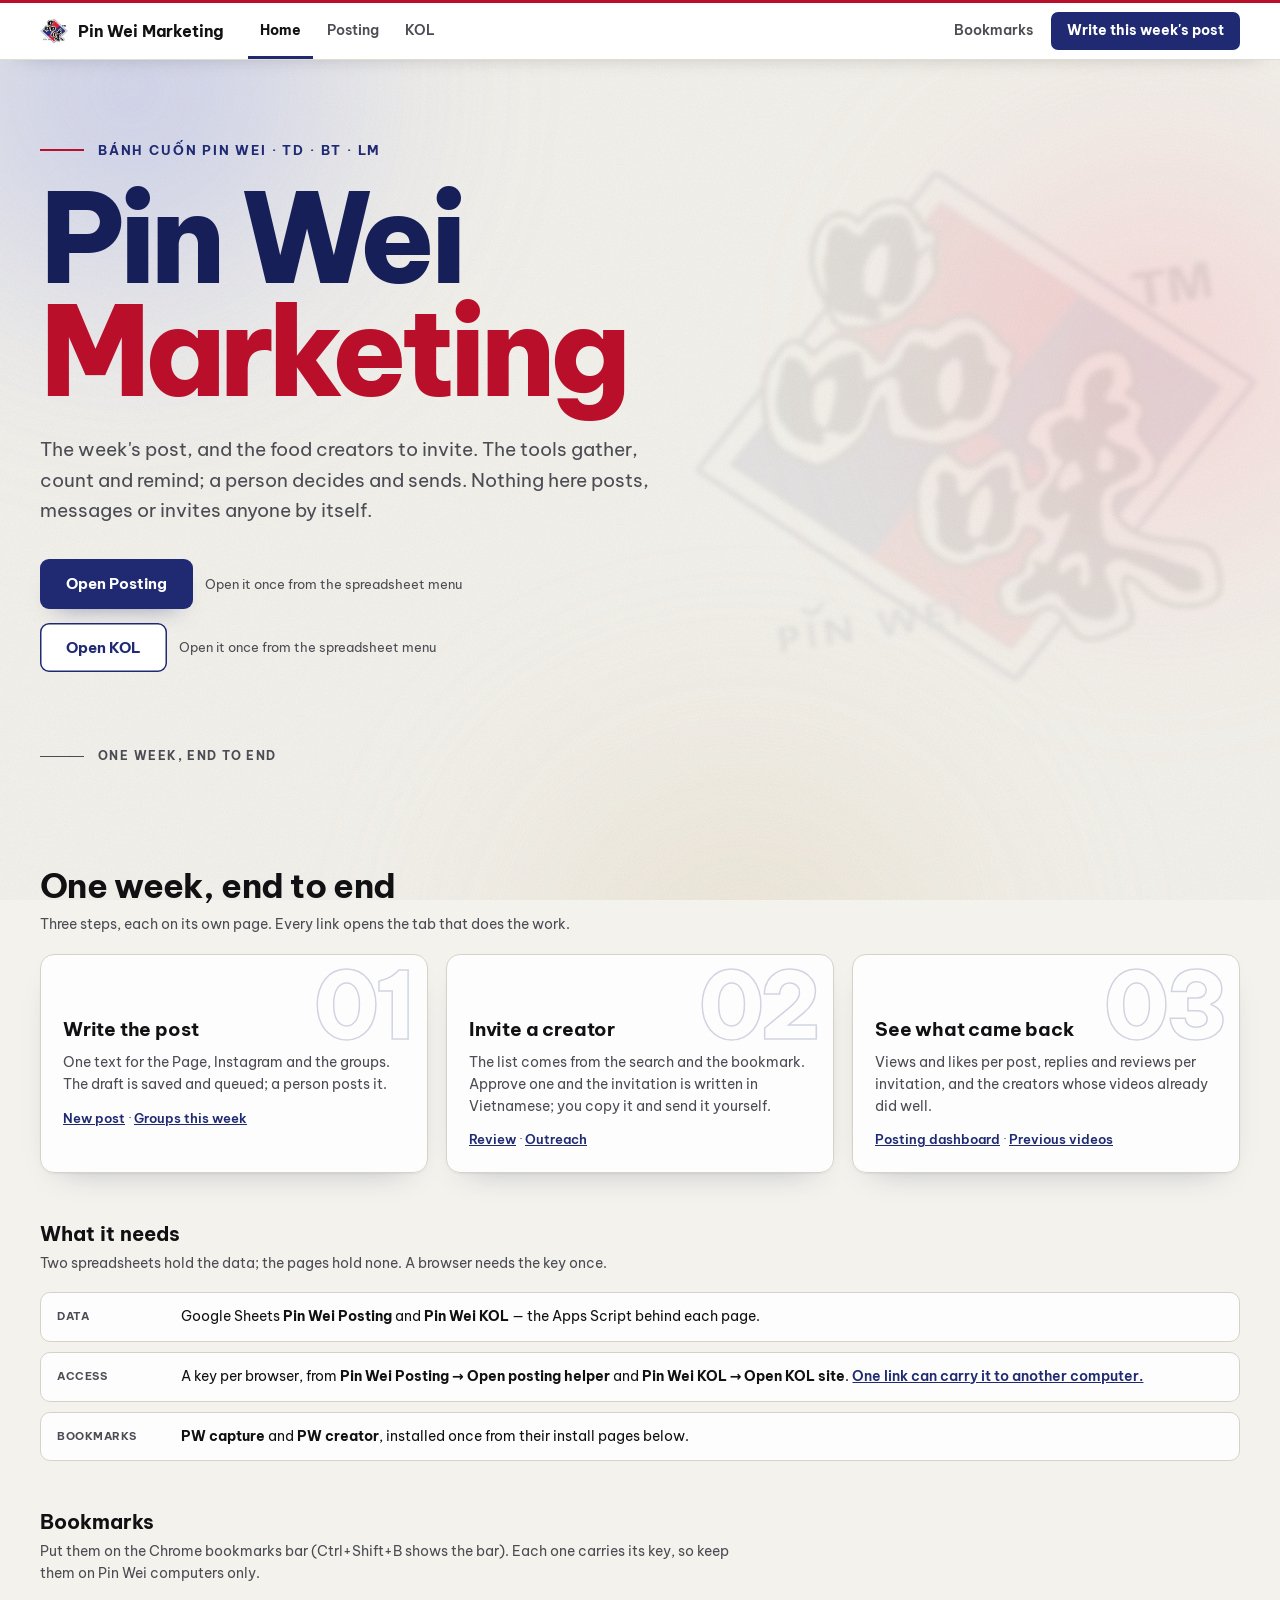
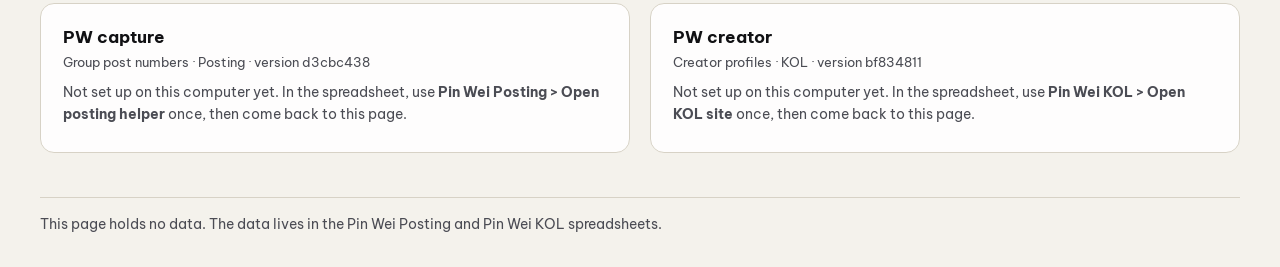
<file: index.html>
<!doctype html>
<html lang="en">
<head>
<meta charset="utf-8">
<meta name="viewport" content="width=device-width, initial-scale=1">
<meta name="robots" content="noindex">
<title>Pin Wei Marketing</title>
<link rel="preconnect" href="https://fonts.googleapis.com">
<link rel="preconnect" href="https://fonts.gstatic.com" crossorigin>
<link href="https://fonts.googleapis.com/css2?family=Be+Vietnam+Pro:wght@400;500;600;700;800&display=swap" rel="stylesheet">
<link rel="stylesheet" href="hub.css?v=3">
<link rel="stylesheet" href="nav.css?v=3">
</head>
<body>
<div class="glow" aria-hidden="true"><span class="g1"></span><span class="g2"></span><span class="g3"></span></div>
<div class="grain" aria-hidden="true"></div>
<a class="skip" href="#content">Skip to content</a>
<header class="pwbar">
  <div class="wrap pwbar-in">
    <a class="wordmark" href="./"><img src="pinwei-mark.jpg" alt="" width="28" height="28"><span>Pin Wei Marketing</span></a>
    <button type="button" class="menubtn" aria-expanded="false" aria-controls="pwmenu">Menu</button>
    <div class="pwmenu" id="pwmenu">
      <nav class="sitenav" aria-label="Pin Wei Marketing"><a href="./" aria-current="page">Home</a><a href="posting/">Posting</a><a href="kol/">KOL</a></nav>
      <div class="pwacts"><a class="quiet" href="#bookmarks">Bookmarks</a><a class="pwcta" href="posting/#compose">Write this week's post</a></div>
    </div>
  </div>
</header>
<main class="wrap" id="content" tabindex="-1">
  <!-- What this is and the one thing it is for. The Pin Wei mark sits behind the title, faint and still. -->
  <section class="hero" id="hero">
    <div class="hero-mark" aria-hidden="true"><img src="pinwei-logo.png" alt=""></div>
    <div class="hero-copy">
      <p class="eyebrow"><span class="rule" aria-hidden="true"></span>Bánh cuốn Pin Wei · TD · BT · LM</p>
      <h1><span class="l1">Pin Wei</span> <span class="l2">Marketing</span></h1>
      <p class="lead">The week's post, and the food creators to invite. The tools gather, count and remind; a person decides and
        sends. Nothing here posts, messages or invites anyone by itself.</p>
      <div class="cta">
        <div class="go"><a class="open" href="posting/">Open Posting</a><span class="state" id="state-posting"></span></div>
        <div class="go"><a class="open alt" href="kol/">Open KOL</a><span class="state" id="state-kol"></span></div>
      </div>
    </div>
    <a class="scrollcue" href="#week">One week, end to end</a>
  </section>

  <p class="notice" id="notice" hidden></p>

  <!-- The task, in three steps: a short input-to-output example with the real destinations. -->
  <section class="flow" id="week">
    <div class="head">
      <h2>One week, end to end</h2>
      <p class="muted">Three steps, each on its own page. Every link opens the tab that does the work.</p>
    </div>
    <ol class="steps">
      <li class="step">
        <span class="n" aria-hidden="true">01</span>
        <h3>Write the post</h3>
        <p>One text for the Page, Instagram and the groups. The draft is saved and queued; a person posts it.</p>
        <p class="where"><a href="posting/#compose">New post</a> · <a href="posting/#week">Groups this week</a></p>
      </li>
      <li class="step">
        <span class="n" aria-hidden="true">02</span>
        <h3>Invite a creator</h3>
        <p>The list comes from the search and the bookmark. Approve one and the invitation is written in Vietnamese; you copy
          it and send it yourself.</p>
        <p class="where"><a href="kol/#review">Review</a> · <a href="kol/#outreach">Outreach</a></p>
      </li>
      <li class="step">
        <span class="n" aria-hidden="true">03</span>
        <h3>See what came back</h3>
        <p>Views and likes per post, replies and reviews per invitation, and the creators whose videos already did well.</p>
        <p class="where"><a href="posting/#dash">Posting dashboard</a> · <a href="kol/#pinwei">Previous videos</a></p>
      </li>
    </ol>
  </section>

  <section class="setup">
    <div class="head">
      <h2>What it needs</h2>
      <p class="muted">Two spreadsheets hold the data; the pages hold none. A browser needs the key once.</p>
    </div>
    <dl class="reqs">
      <div><dt>Data</dt><dd>Google Sheets <b>Pin Wei Posting</b> and <b>Pin Wei KOL</b> — the Apps Script behind each page.</dd></div>
      <div><dt>Access</dt><dd>A key per browser, from <b>Pin Wei Posting → Open posting helper</b> and <b>Pin Wei KOL → Open KOL site</b>.
        <a href="#share">One link can carry it to another computer.</a></dd></div>
      <div><dt>Bookmarks</dt><dd><b>PW capture</b> and <b>PW creator</b>, installed once from their install pages below.</dd></div>
    </dl>
  </section>

  <section class="marks" id="bookmarks">
    <div class="head">
      <h2>Bookmarks</h2>
      <p class="muted">Put them on the Chrome bookmarks bar (Ctrl+Shift+B shows the bar). Each one carries its key, so keep them on Pin Wei computers only.</p>
    </div>
    <div class="grid">
      <article class="mark-card" id="bm-posting"><p class="muted">Loading…</p></article>
      <article class="mark-card" id="bm-kol"><p class="muted">Loading…</p></article>
    </div>
  </section>

  <section class="share" id="share" hidden>
    <div class="head">
      <h2>Share access</h2>
      <p class="muted">One link that opens Posting and KOL on another computer, without the spreadsheets. Whoever opens it can do everything you can, so send it to one person, privately (not in a group chat).</p>
    </div>
    <div class="share-card">
      <div class="row"><button type="button" id="share-copy">Copy access link</button><span class="muted" id="share-note"></span></div>
      <p class="muted" id="share-what"></p>
      <p class="muted">The other person opens the link once; their browser then remembers it. To take access back from everyone, change <code>WEBAPP_TOKEN</code> in that spreadsheet's Script Properties.</p>
    </div>
  </section>

  <footer class="end muted">This page holds no data. The data lives in the Pin Wei Posting and Pin Wei KOL spreadsheets.</footer>
</main>
<script src="hub.js"></script>
<!-- the bar's behaviour (Menu drawer) comes from the Posting site's helpers, one copy for all three sites -->
<script src="posting/common.js"></script>
<script>PW.navbar();</script>
</body>
</html>
</file>
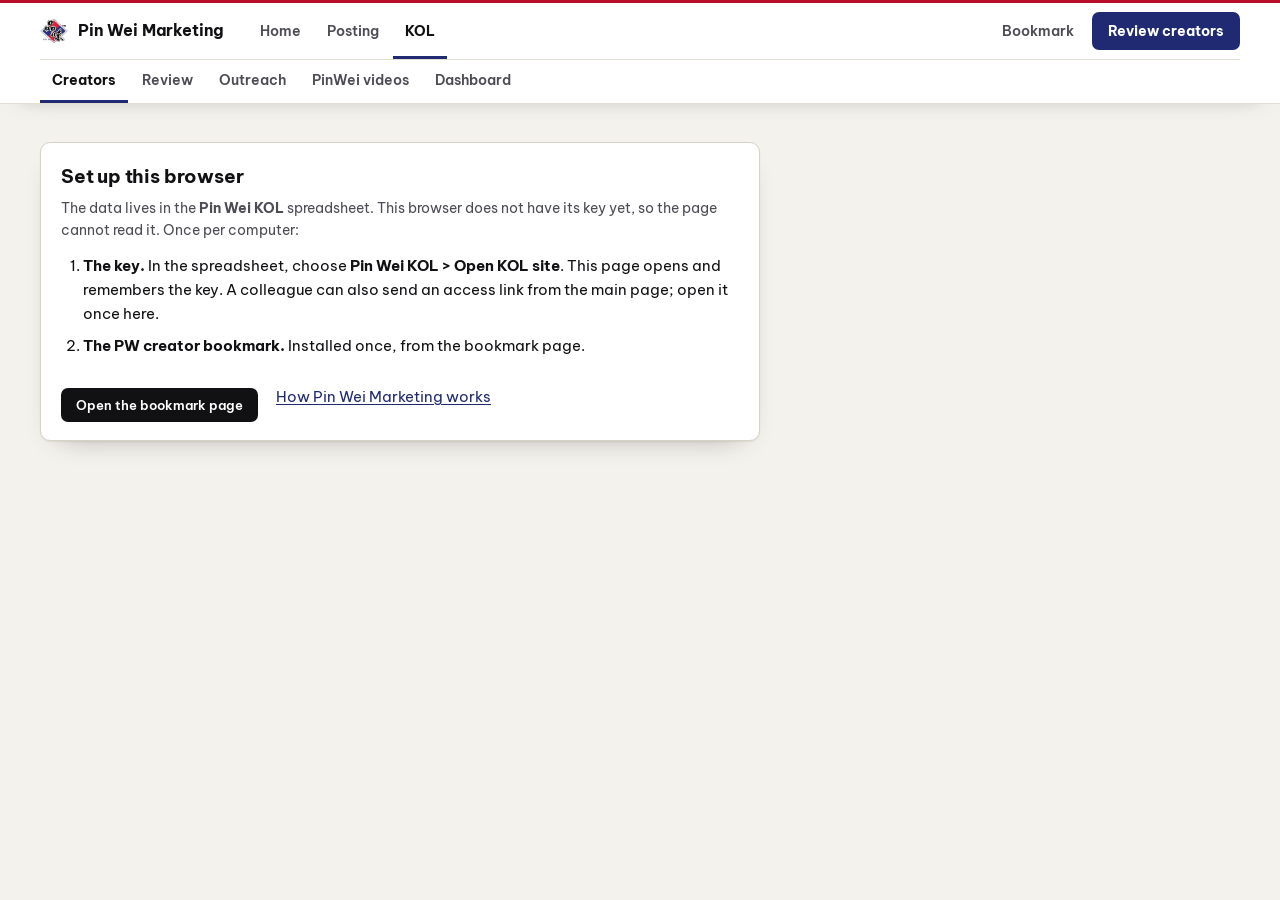
<file: kol/index.html>
<!doctype html>
<html lang="en">
<head>
<meta charset="utf-8">
<meta name="viewport" content="width=device-width, initial-scale=1">
<meta name="robots" content="noindex">
<title>Pin Wei · KOL</title>
<link rel="preconnect" href="https://fonts.googleapis.com">
<link href="https://fonts.googleapis.com/css2?family=Be+Vietnam+Pro:wght@400;600;700&display=swap" rel="stylesheet">
<link rel="stylesheet" href="app.css?v=3">
</head>
<body>
<a class="skip" href="#content">Skip to content</a>
<header class="pwbar">
  <div class="wrap pwbar-in">
    <a class="wordmark" href="../"><img src="pinwei-mark.jpg" alt="" width="28" height="28"><span>Pin Wei Marketing</span></a>
    <button type="button" class="menubtn" aria-expanded="false" aria-controls="pwmenu">Menu</button>
    <div class="pwmenu" id="pwmenu">
      <nav class="sitenav" aria-label="Pin Wei Marketing"><a href="../">Home</a><a href="../posting/">Posting</a><a href="./" aria-current="page">KOL</a></nav>
      <nav class="tabs" id="tabs" aria-label="KOL sections"><a href="#creators">Creators</a><a href="#review">Review</a><a href="#outreach">Outreach</a><a href="#pinwei">PinWei videos</a><a href="#dashboard">Dashboard</a></nav>
      <div class="pwacts"><a class="quiet" href="install.html">Bookmark</a><a class="pwcta" href="#review">Review creators</a></div>
    </div>
  </div>
</header>
<main class="wrap xwide" id="content" tabindex="-1">
<p class="stale" id="stale" hidden></p>
<div class="kgrid"><div id="main"><p class="muted">Loading…</p></div><aside id="aipanel" class="aipanel"></aside></div>
</main>
<script src="config.js"></script>
<script src="common.js"></script>
<script>if (window.PW && PW.tabMenu) PW.tabMenu();</script>
<script src="kol.js"></script>
<script src="review.js"></script>
<script src="pinwei.js"></script>
<script src="dashboard.js"></script>
</body>
</html>
</file>
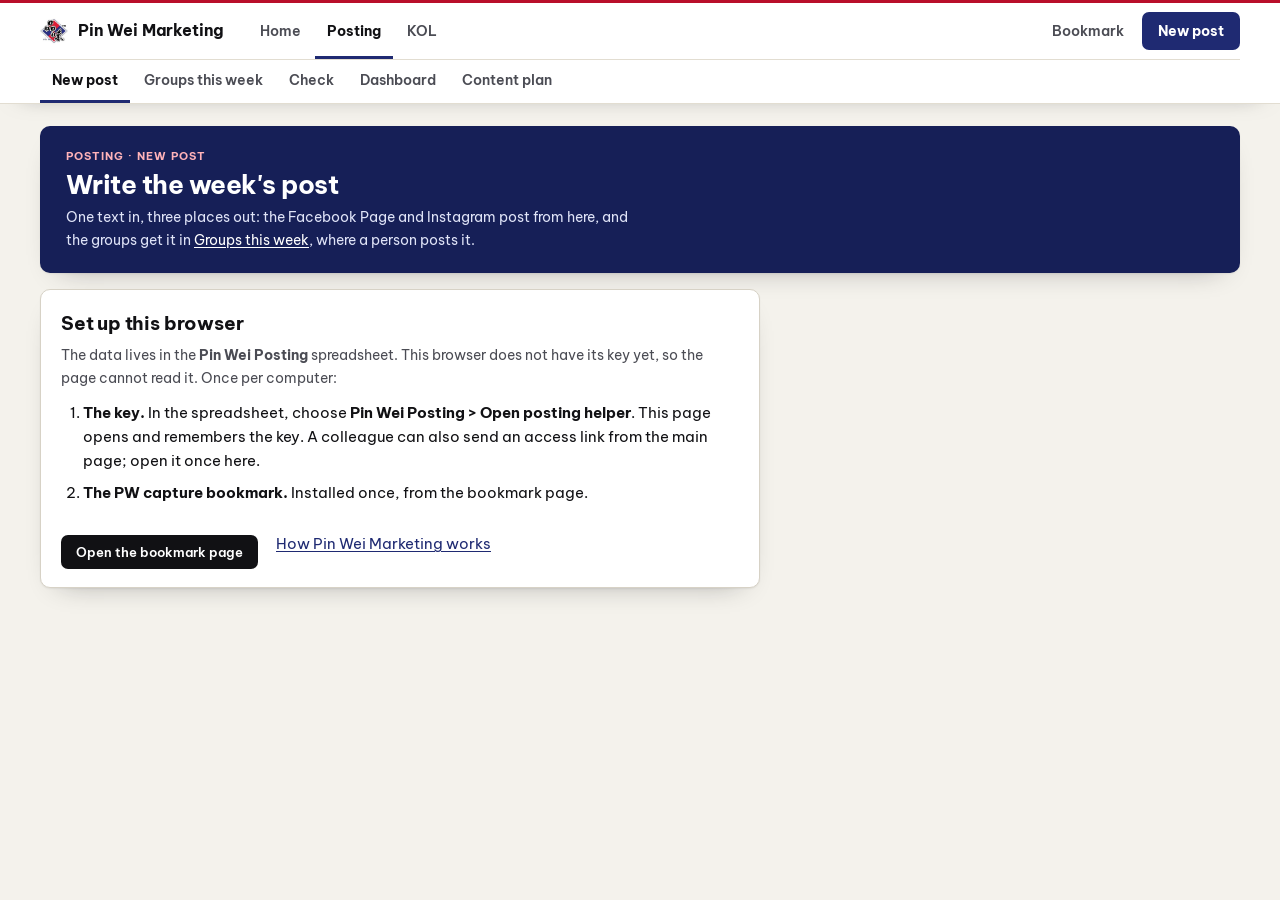
<file: posting/index.html>
<!doctype html>
<html lang="en">
<head>
<meta charset="utf-8">
<meta name="viewport" content="width=device-width, initial-scale=1">
<meta name="robots" content="noindex">
<title>Pin Wei · Posting helper</title>
<link rel="preconnect" href="https://fonts.googleapis.com">
<link href="https://fonts.googleapis.com/css2?family=Be+Vietnam+Pro:wght@400;600;700&display=swap" rel="stylesheet">
<link rel="stylesheet" href="app.css?v=3">
</head>
<body>
<a class="skip" href="#content">Skip to content</a>
<header class="pwbar">
  <div class="wrap pwbar-in">
    <a class="wordmark" href="../"><img src="pinwei-mark.jpg" alt="" width="28" height="28"><span>Pin Wei Marketing</span></a>
    <button type="button" class="menubtn" aria-expanded="false" aria-controls="pwmenu">Menu</button>
    <div class="pwmenu" id="pwmenu">
      <nav class="sitenav" aria-label="Pin Wei Marketing"><a href="../">Home</a><a href="./" aria-current="page">Posting</a><a href="../kol/">KOL</a></nav>
      <nav class="tabs" id="tabs" aria-label="Posting sections">
        <a href="#compose" data-tab="compose">New post</a>
        <a href="#week" data-tab="week">Groups this week</a>
        <a href="#check" data-tab="check">Check</a>
        <a href="#dash" data-tab="dash">Dashboard</a>
        <a href="#plan" data-tab="plan">Content plan</a>
      </nav>
      <div class="pwacts"><a class="quiet" href="install.html">Bookmark</a><a class="pwcta" href="#compose">New post</a></div>
    </div>
  </div>
</header>
<main class="wrap wide" id="content" tabindex="-1">
  <div id="pagehead"></div>
  <p class="stale" id="stale" hidden></p>
  <div id="error"></div>
  <section id="t-compose" class="tab-body"><p class="muted">Loading…</p></section>
  <section id="t-week" class="tab-body" hidden></section>
  <section id="t-check" class="tab-body" hidden>
    <div class="subswitch" role="group" aria-label="Which day to check">
      <button type="button" class="subtab on" data-day="d1" aria-pressed="true">D+1</button>
      <button type="button" class="subtab" data-day="d3" aria-pressed="false">D+3</button>
    </div>
    <div id="t-d1" class="subbody"></div>
    <div id="t-d3" class="subbody" hidden></div>
  </section>
  <section id="t-dash" class="tab-body" hidden></section>
  <section id="t-plan" class="tab-body" hidden></section>
  <footer class="foot" id="foot"></footer>
</main>
<script src="config.js"></script>
<script src="common.js"></script>
<script src="helper.js"></script>
<script src="dashboard.js"></script>
<script src="ai.js"></script>
</body>
</html>
</file>
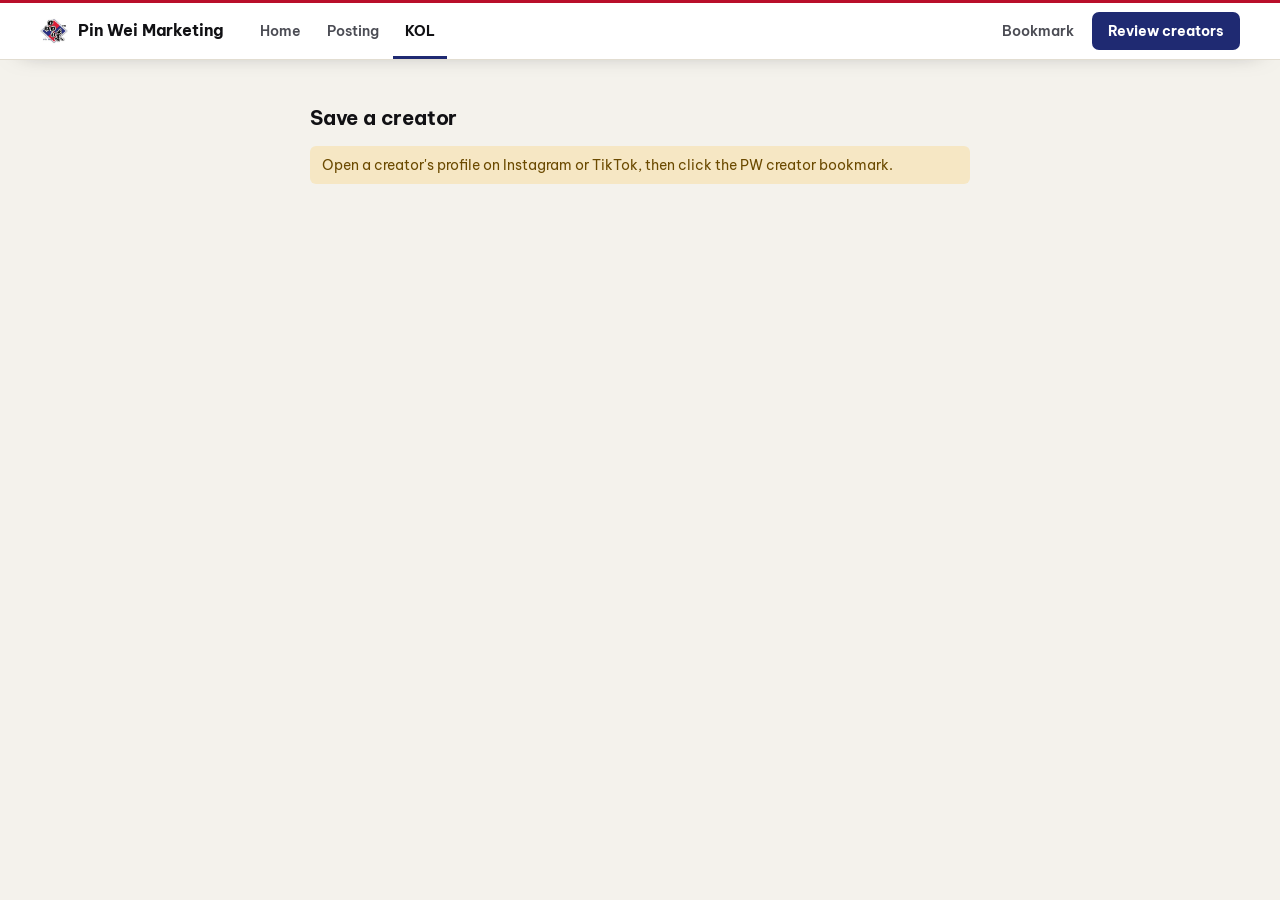
<file: kol/creator.html>
<!doctype html>
<html lang="en">
<head>
<meta charset="utf-8">
<meta name="viewport" content="width=device-width, initial-scale=1">
<meta name="robots" content="noindex">
<title>Pin Wei · Save a creator</title>
<link rel="preconnect" href="https://fonts.googleapis.com">
<link href="https://fonts.googleapis.com/css2?family=Be+Vietnam+Pro:wght@400;600;700&display=swap" rel="stylesheet">
<link rel="stylesheet" href="app.css?v=3">
</head>
<body>
<a class="skip" href="#main">Skip to content</a>
<header class="pwbar">
  <div class="wrap pwbar-in">
    <a class="wordmark" href="../"><img src="pinwei-mark.jpg" alt="" width="28" height="28"><span>Pin Wei Marketing</span></a>
    <button type="button" class="menubtn" aria-expanded="false" aria-controls="pwmenu">Menu</button>
    <div class="pwmenu" id="pwmenu">
      <nav class="sitenav" aria-label="Pin Wei Marketing"><a href="../">Home</a><a href="../posting/">Posting</a><a href="./" aria-current="page">KOL</a></nav>
      <div class="pwacts"><a class="quiet" href="install.html">Bookmark</a><a class="pwcta" href="./#review">Review creators</a></div>
    </div>
  </div>
</header>
<main class="wrap narrow" id="main" tabindex="-1"><p class="muted">Loading…</p></main>
<script src="config.js"></script>
<script src="common.js"></script>
<script src="creator.js"></script>
</body>
</html>
</file>
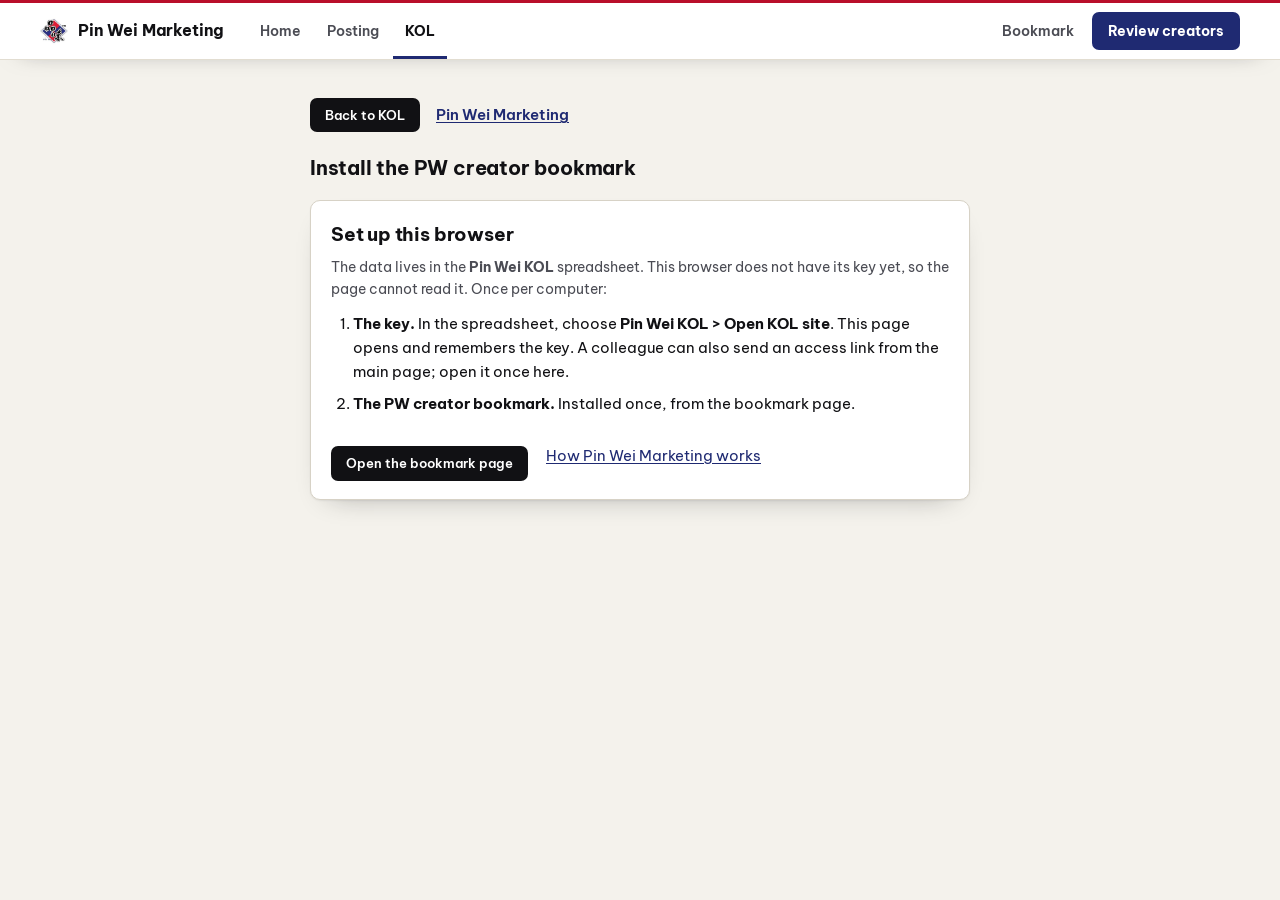
<file: kol/install.html>
<!doctype html>
<html lang="en">
<head>
<meta charset="utf-8">
<meta name="viewport" content="width=device-width, initial-scale=1">
<meta name="robots" content="noindex">
<title>Pin Wei · Creator bookmark</title>
<link rel="preconnect" href="https://fonts.googleapis.com">
<link href="https://fonts.googleapis.com/css2?family=Be+Vietnam+Pro:wght@400;600;700&display=swap" rel="stylesheet">
<link rel="stylesheet" href="app.css?v=3">
</head>
<body>
<a class="skip" href="#main">Skip to content</a>
<header class="pwbar">
  <div class="wrap pwbar-in">
    <a class="wordmark" href="../"><img src="pinwei-mark.jpg" alt="" width="28" height="28"><span>Pin Wei Marketing</span></a>
    <button type="button" class="menubtn" aria-expanded="false" aria-controls="pwmenu">Menu</button>
    <div class="pwmenu" id="pwmenu">
      <nav class="sitenav" aria-label="Pin Wei Marketing"><a href="../">Home</a><a href="../posting/">Posting</a><a href="./" aria-current="page">KOL</a></nav>
      <div class="pwacts"><a class="quiet" href="install.html">Bookmark</a><a class="pwcta" href="./#review">Review creators</a></div>
    </div>
  </div>
</header>
<main class="wrap narrow" id="main" tabindex="-1"><p class="muted">Loading…</p></main>
<script src="config.js"></script>
<script src="common.js"></script>
<script src="bookmarklet.js"></script>
<script src="install.js"></script>
</body>
</html>
</file>
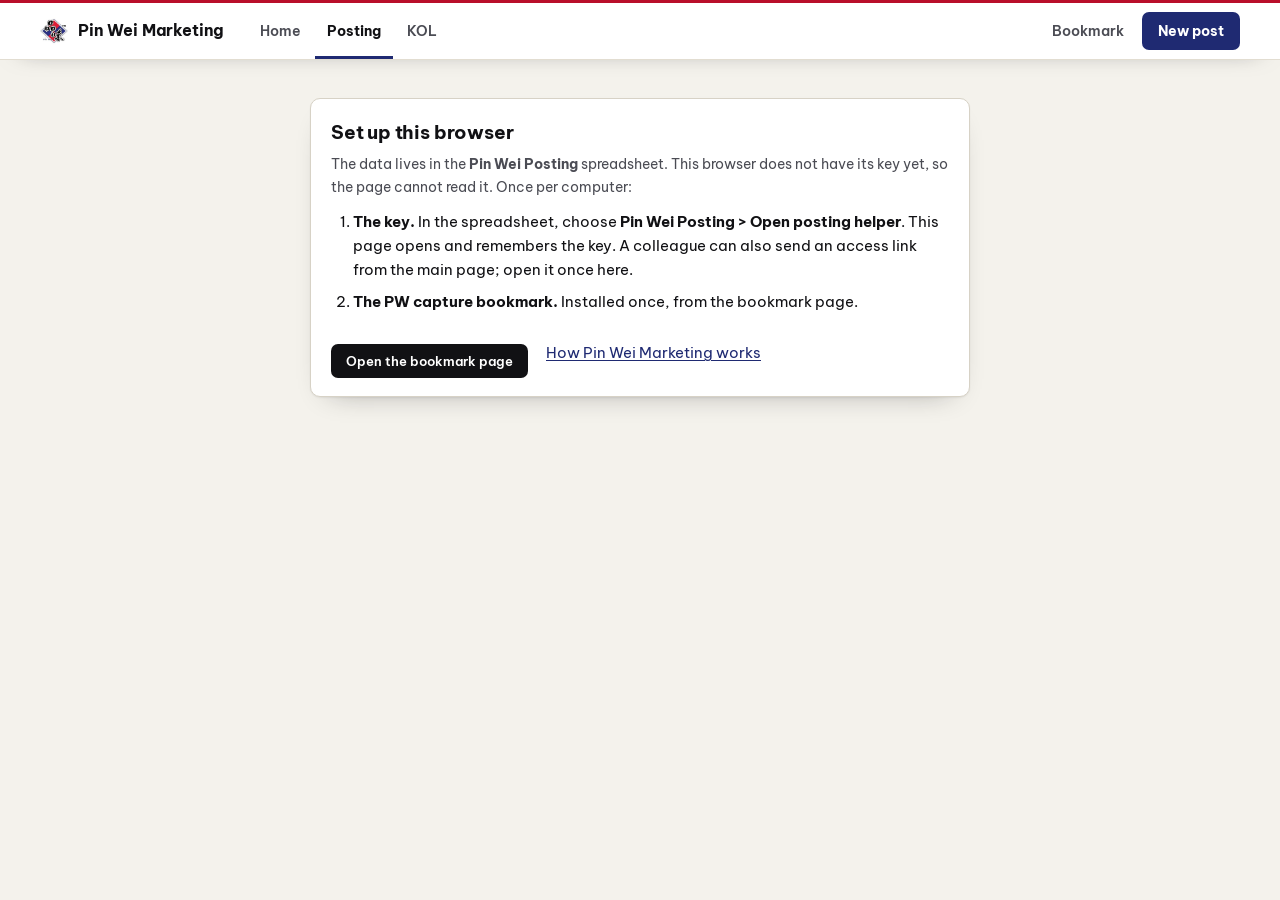
<file: posting/capture.html>
<!doctype html>
<html lang="en">
<head>
<meta charset="utf-8">
<meta name="viewport" content="width=device-width, initial-scale=1">
<meta name="robots" content="noindex">
<title>Pin Wei · Group post numbers</title>
<link rel="preconnect" href="https://fonts.googleapis.com">
<link href="https://fonts.googleapis.com/css2?family=Be+Vietnam+Pro:wght@400;600;700&display=swap" rel="stylesheet">
<link rel="stylesheet" href="app.css?v=3">
</head>
<body>
<a class="skip" href="#main">Skip to content</a>
<header class="pwbar">
  <div class="wrap pwbar-in">
    <a class="wordmark" href="../"><img src="pinwei-mark.jpg" alt="" width="28" height="28"><span>Pin Wei Marketing</span></a>
    <button type="button" class="menubtn" aria-expanded="false" aria-controls="pwmenu">Menu</button>
    <div class="pwmenu" id="pwmenu">
      <nav class="sitenav" aria-label="Pin Wei Marketing"><a href="../">Home</a><a href="./" aria-current="page">Posting</a><a href="../kol/">KOL</a></nav>
      <div class="pwacts"><a class="quiet" href="install.html">Bookmark</a><a class="pwcta" href="./#compose">New post</a></div>
    </div>
  </div>
</header>
<main class="wrap narrow" id="main" tabindex="-1"><p class="muted">Loading…</p></main>
<script src="config.js"></script>
<script src="common.js"></script>
<script src="capture.js"></script>
</body>
</html>
</file>
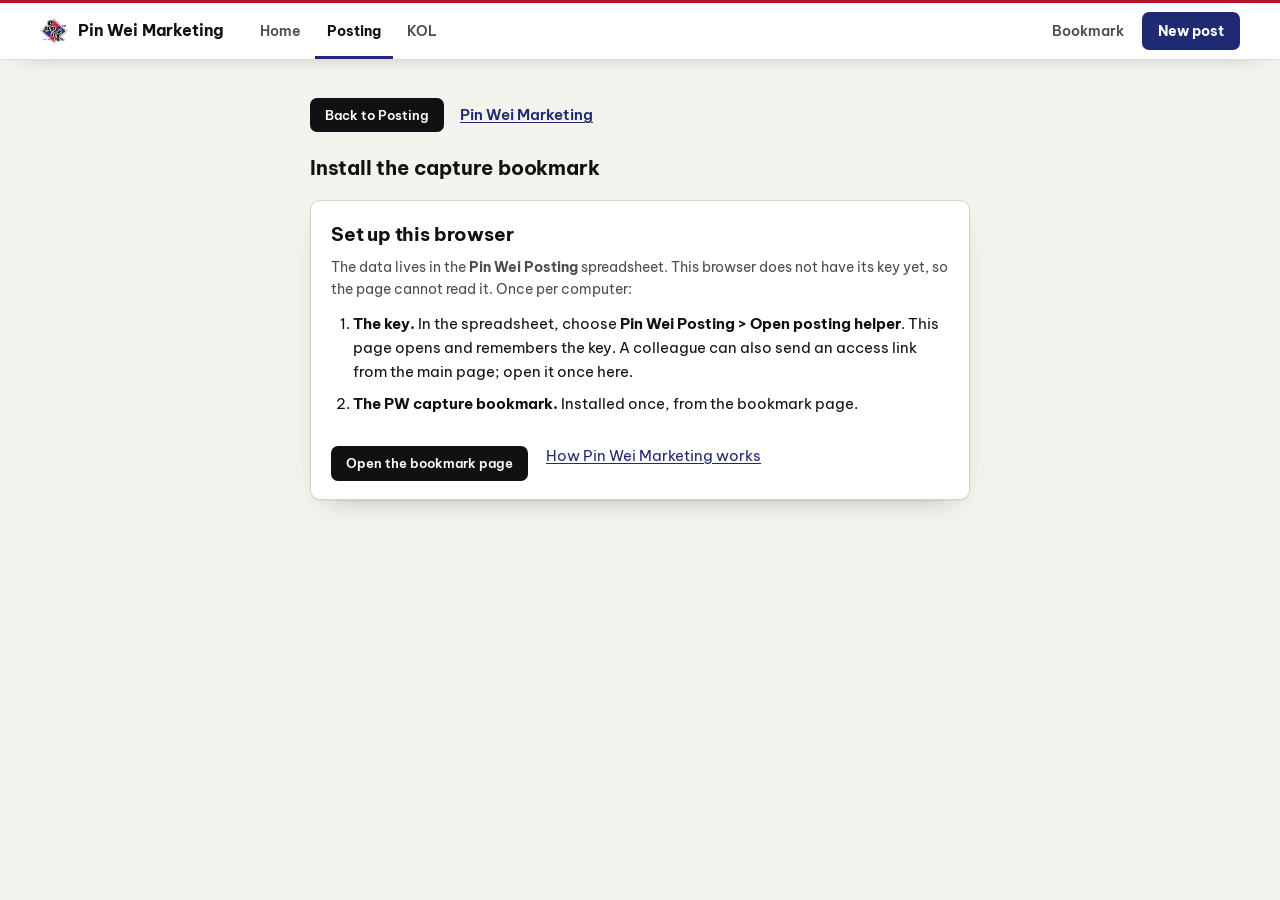
<file: posting/install.html>
<!doctype html>
<html lang="en">
<head>
<meta charset="utf-8">
<meta name="viewport" content="width=device-width, initial-scale=1">
<meta name="robots" content="noindex">
<title>Pin Wei · Capture bookmark</title>
<link rel="preconnect" href="https://fonts.googleapis.com">
<link href="https://fonts.googleapis.com/css2?family=Be+Vietnam+Pro:wght@400;600;700&display=swap" rel="stylesheet">
<link rel="stylesheet" href="app.css?v=3">
</head>
<body>
<a class="skip" href="#main">Skip to content</a>
<header class="pwbar">
  <div class="wrap pwbar-in">
    <a class="wordmark" href="../"><img src="pinwei-mark.jpg" alt="" width="28" height="28"><span>Pin Wei Marketing</span></a>
    <button type="button" class="menubtn" aria-expanded="false" aria-controls="pwmenu">Menu</button>
    <div class="pwmenu" id="pwmenu">
      <nav class="sitenav" aria-label="Pin Wei Marketing"><a href="../">Home</a><a href="./" aria-current="page">Posting</a><a href="../kol/">KOL</a></nav>
      <div class="pwacts"><a class="quiet" href="install.html">Bookmark</a><a class="pwcta" href="./#compose">New post</a></div>
    </div>
  </div>
</header>
<main class="wrap narrow" id="main" tabindex="-1"><p class="muted">Loading…</p></main>
<script src="config.js"></script>
<script src="common.js"></script>
<script src="bookmarklet.js"></script>
<script src="install.js"></script>
</body>
</html>
</file>
<file: hub.css>
/* The Pin Wei Marketing main page. Light only, like the two sites. The mark sits faint behind the title on a warm paper with
   a little grain; nothing moves except one quiet fade of the hero text on load. Posting and KOL stay plain.
   The bar is hub/nav.css, generated with the Posting and KOL stylesheets so all three sites share one. */
:root {
  --font: "Be Vietnam Pro", system-ui, -apple-system, "Segoe UI", Roboto, sans-serif;
  --bg: #f4f2ec; --fg: #111114; --muted: #4b4c54; --line: #d7d2c6; --card: rgba(255, 255, 255, .86);
  --navy: #1f2a72; --navy-strong: #161f57; --brand: #b90f2a; --ok: #0b5a30; --ok-bg: #d7ebda; --bad: #940f1c; --bad-bg: #fbe9ea; --sheet: #f1efe8;
  --ease: cubic-bezier(.2, .7, .2, 1);
  color-scheme: light;
}
* { box-sizing: border-box; }
html { background: var(--bg); }
/* body stays transparent so the light and the grain (z-index -1) sit between the paper and the content */
body { margin: 0; min-height: 100vh; color: var(--fg); font: 15px/1.55 var(--font); -webkit-font-smoothing: antialiased; background: transparent; overflow-x: hidden; }
.wrap { max-width: 1240px; margin: 0 auto; padding: 0 20px; position: relative; }
h2 { margin: 0; font-size: 20px; line-height: 1.3; }
p { margin: 6px 0; }
.muted { color: var(--muted); font-size: 14px; }

/* ---------------------------------------------------------------- the paper: slow light and grain */
.glow { position: fixed; inset: 0; z-index: -1; pointer-events: none; overflow: hidden; }
.glow span { position: absolute; border-radius: 50%; filter: blur(90px); opacity: .7; }
.glow .g1 { width: 620px; height: 620px; left: -180px; top: -220px; background: radial-gradient(circle, #aeb8ea 0%, rgba(174, 184, 234, 0) 70%); }
.glow .g2 { width: 560px; height: 560px; right: -160px; top: 80px; background: radial-gradient(circle, #ffb6be 0%, rgba(255, 182, 190, 0) 70%); opacity: .5; }
.glow .g3 { width: 720px; height: 520px; left: 30%; bottom: -320px; background: radial-gradient(circle, #e6d9be 0%, rgba(230, 217, 190, 0) 70%); opacity: .55; }
.grain { position: fixed; inset: 0; z-index: -1; pointer-events: none; opacity: .09;
  background-image: url("data:image/svg+xml;utf8,<svg xmlns='http://www.w3.org/2000/svg' width='180' height='180'><filter id='n'><feTurbulence type='fractalNoise' baseFrequency='.85' numOctaves='2' stitchTiles='stitch'/><feColorMatrix values='0 0 0 0 0.07  0 0 0 0 0.07  0 0 0 0 0.1  0 0 0 .6 0'/></filter><rect width='100%' height='100%' filter='url(%23n)'/></svg>"); }

/* ---------------------------------------------------------------- hero: the mark behind the title, faint and still */
.hero { position: relative; min-height: calc(88svh - var(--pwbar-h, 60px)); display: flex; flex-direction: column; justify-content: center;
  padding: 56px 0 96px; }
.hero-mark { position: absolute; right: -3%; top: 50%; width: min(600px, 56vw); aspect-ratio: 1; pointer-events: none;
  mix-blend-mode: multiply; opacity: .08; transform: translateY(-50%) rotate(-9deg); }
.hero-mark img { width: 100%; height: 100%; display: block; filter: grayscale(.15) blur(2px); }
.hero-copy { position: relative; max-width: 800px; }
.eyebrow { display: flex; align-items: center; margin: 0 0 22px; font-size: 13px; font-weight: 700; letter-spacing: .14em; text-transform: uppercase; color: var(--navy); }
.eyebrow .rule { display: inline-block; width: 44px; height: 2px; background: var(--brand); margin-right: 14px; }
.hero h1 { margin: 0; font-size: clamp(54px, 9.6vw, 128px); line-height: .92; letter-spacing: -.05em; font-weight: 800; }
.hero h1 span { display: block; }
.hero h1 .l1 { color: var(--navy-strong); }
.hero h1 .l2 { color: var(--brand); }
.lead { margin: 26px 0 0; font-size: clamp(16px, 1.5vw, 19px); line-height: 1.6; color: var(--muted); max-width: 620px; }
.cta { display: flex; flex-wrap: wrap; gap: 14px 22px; align-items: center; margin: 34px 0 0; }
.cta .go { display: flex; align-items: center; gap: 12px; flex-wrap: wrap; }
.open, button { display: inline-block; background: var(--navy); color: #fff; border: 0; border-radius: 9px; padding: 13px 26px; font: inherit; font-weight: 700;
  text-decoration: none; cursor: pointer; transition: background-color .2s; }
.open:hover, button:hover { background: var(--navy-strong); }
.cta .open { box-shadow: 0 12px 24px -16px rgba(31, 42, 114, .6); }
.cta .open.alt { background: #fff; color: var(--navy); box-shadow: inset 0 0 0 1.5px var(--navy); }
.cta .open.alt:hover { background: #eef0fa; }
.open:focus-visible, button:focus-visible, .bm:focus-visible, .scrollcue:focus-visible, .where a:focus-visible { outline: 3px solid rgba(40, 49, 138, .4); outline-offset: 3px; }
.state { font-size: 13px; color: var(--muted); }
.state.on { color: var(--ok); background: var(--ok-bg); border-radius: 999px; padding: 3px 11px; font-weight: 600; }
.scrollcue { position: absolute; left: 0; bottom: 26px; display: flex; align-items: center; gap: 14px; font-size: 12px; font-weight: 700; letter-spacing: .12em;
  text-transform: uppercase; color: var(--muted); text-decoration: none; }
.scrollcue::before { content: ""; width: 44px; height: 1.5px; background: currentColor; }
.scrollcue:hover { color: var(--navy); }

/* ---------------------------------------------------------------- sections */
.flow { margin: 72px 0 48px; }
.setup { margin: 0 0 48px; }
.flow .head, .setup .head, .marks .head, .share .head { max-width: 720px; margin-bottom: 18px; }
.flow h2 { font-size: clamp(26px, 3vw, 34px); letter-spacing: -.02em; }
.steps { list-style: none; margin: 0; padding: 0; display: grid; grid-template-columns: repeat(3, minmax(0, 1fr)); gap: 18px; }
.step { position: relative; overflow: hidden; background: var(--card); border: 1px solid var(--line); border-radius: 14px; padding: 26px 22px 22px;
  box-shadow: 0 1px 2px rgba(17, 17, 20, .05), 0 14px 32px -22px rgba(31, 42, 114, .4);
  transition: transform .3s var(--ease), box-shadow .3s var(--ease), border-color .3s; }
.step:hover, .step:focus-within { transform: translateY(-4px); border-color: #c9c3b4;
  box-shadow: 0 1px 2px rgba(17, 17, 20, .05), 0 24px 44px -24px rgba(31, 42, 114, .5); }
.step::after { content: ""; position: absolute; left: 0; right: 0; bottom: 0; height: 3px; background: var(--brand); transform: scaleX(0);
  transform-origin: left; transition: transform .45s var(--ease); }
.step:hover::after, .step:focus-within::after { transform: scaleX(1); }
.step .n { position: absolute; right: 16px; top: 4px; font-size: 92px; font-weight: 800; line-height: 1; letter-spacing: -.05em; pointer-events: none;
  color: transparent; -webkit-text-stroke: 1.5px rgba(31, 42, 114, .2); transition: -webkit-text-stroke-color .3s; }
.step:hover .n, .step:focus-within .n { -webkit-text-stroke-color: rgba(185, 15, 42, .4); }
.step h3 { position: relative; margin: 34px 0 8px; font-size: 19px; letter-spacing: -.01em; }
.step p { position: relative; margin: 0 0 12px; color: var(--muted); font-size: 14px; }
.step .where { font-size: 13px; margin: 0; }
.step .where a, .reqs a, .mark-card a.link { color: var(--navy); font-weight: 600; }
.reqs { margin: 0; display: grid; gap: 10px; }
.reqs > div { display: grid; grid-template-columns: 110px minmax(0, 1fr); gap: 14px; padding: 13px 16px; background: var(--card);
  border: 1px solid var(--line); border-radius: 10px; }
.reqs dt { font-size: 11px; text-transform: uppercase; letter-spacing: .05em; font-weight: 700; color: var(--muted); padding-top: 2px; }
.reqs dd { margin: 0; font-size: 14px; }

.marks .grid { display: grid; grid-template-columns: 1fr 1fr; gap: 20px; }
.mark-card { padding: 20px 22px; border-radius: 14px; background: var(--card); border: 1px solid var(--line); }
.mark-card h3 { margin: 0; font-size: 17px; }
.mark-card .for { margin: 2px 0 10px; font-size: 13px; color: var(--muted); }
.mark-card ol { padding-left: 20px; margin: 10px 0; font-size: 14px; }
.mark-card li { margin: 4px 0; }
.bm { display: inline-block; margin: 6px 0; padding: 7px 16px; border: 1px dashed var(--navy); border-radius: 8px; color: var(--navy); background: #fff;
  font-weight: 700; text-decoration: none; cursor: grab; }
.row { display: flex; align-items: center; gap: 10px; flex-wrap: wrap; margin: 6px 0; }
button.alt { background: #fff; color: var(--fg); border: 1px solid var(--line); padding: 7px 14px; font-weight: 600; }
button.alt:hover { background: var(--sheet); }
.end { margin: 44px 0 32px; padding-top: 16px; border-top: 1px solid var(--line); }

/* An access link was just opened: what it did. */
.notice { margin: 24px 0 0; padding: 10px 14px; border-radius: 10px; font-weight: 600; max-width: 680px; }
.notice.ok { background: var(--ok-bg); color: var(--ok); }
.notice.bad { background: var(--bad-bg); color: var(--bad); }
.share { margin-top: 44px; }
.share-card { padding: 20px 22px; border-radius: 14px; background: var(--card); border: 1px solid var(--line); max-width: 680px; }
.share-card button { margin: 0; padding: 10px 20px; }
code { font-size: 13px; background: var(--sheet); border-radius: 4px; padding: 1px 5px; }

/* ---------------------------------------------------------------- motion: one quiet fade of the hero text on load */
@media (prefers-reduced-motion: no-preference) {
  .hero-copy > * { animation: rise .8s var(--ease) both; }
  .hero-copy > :nth-child(2) { animation-delay: .08s; }
  .hero-copy > :nth-child(3) { animation-delay: .16s; }
  .hero-copy > :nth-child(4) { animation-delay: .24s; }
}
@keyframes rise { from { opacity: 0; translate: 0 14px; } to { opacity: 1; translate: 0 0; } }
@media (prefers-reduced-motion: reduce) {
  .step, .step .n, .step::after, .open { transition: none; }
  .step:hover, .step:focus-within { transform: none; }
}

/* ---------------------------------------------------------------- narrow */
@media (max-width: 900px) {
  .steps { grid-template-columns: 1fr; }
  .reqs > div { grid-template-columns: 1fr; gap: 4px; }
  .marks .grid { grid-template-columns: 1fr; }
}
@media (max-width: 760px) {
  .hero { min-height: 0; padding: 44px 0 84px; }
  .hero-mark { width: 92vw; right: -30vw; top: 38%; opacity: .07; }
  .eyebrow { font-size: 11.5px; letter-spacing: .1em; }
  .eyebrow .rule { width: 26px; margin-right: 10px; }
  .cta .go { width: 100%; }
  .flow { margin-top: 52px; }
  .glow .g1 { width: 420px; height: 420px; }
  .glow .g2 { width: 380px; height: 380px; }
}
</file>
<file: nav.css>
/* Generated by posting/site/build.js (NAV_CSS). Do not edit. */
html{scroll-padding-top:calc(var(--pwbar-h,112px) + 12px)}html.pw-locked{overflow:hidden}.skip{position:absolute;left:12px;top:-80px;z-index:100;background:#161f57;color:#fff;padding:12px 18px;border-radius:7px;font-weight:700;text-decoration:none}.skip:focus{top:12px;color:#fff}.pwbar{--nb-ink:#111114;--nb-muted:#4b4c54;--nb-line:#e2ddd1;--nb-accent:#1f2a72;--nb-accent-dark:#161f57;--nb-tint:#eef0fa;position:sticky;top:0;z-index:50;background:#fff;border-top:3px solid #b90f2a;border-bottom:1px solid var(--nb-line);box-shadow:0 10px 24px -22px rgba(17,17,20,.55);font-family:var(--font, "Be Vietnam Pro", system-ui, sans-serif)}.pwbar-in{display:grid;grid-template-columns:auto auto minmax(0,1fr) auto;grid-template-areas:"brand site . acts" "tabs tabs tabs tabs";align-items:stretch;column-gap:24px}.pwbar .wordmark{grid-area:brand;display:flex;align-items:center;gap:10px;min-height:56px;color:var(--nb-ink);text-decoration:none;font-size:16px;font-weight:700;letter-spacing:-.01em;white-space:nowrap}.pwbar .wordmark img{width:28px;height:28px;border-radius:6px;display:block;flex:none}.pwbar .wordmark:hover{color:var(--nb-accent)}.pwmenu{display:contents}.sitenav{grid-area:site;display:flex;gap:2px}.pwbar .sitenav a{display:flex;align-items:center;padding:3px 12px 0;font-size:14px;font-weight:600;color:var(--nb-muted);text-decoration:none;border-bottom:3px solid transparent}.pwbar .sitenav a:hover{color:var(--nb-ink)}.pwbar .sitenav a[aria-current=page]{color:var(--nb-ink);font-weight:700;border-bottom-color:var(--nb-accent)}.pwacts{grid-area:acts;display:flex;align-items:center;gap:18px}.pwbar .pwacts .quiet{font-size:14px;font-weight:600;color:var(--nb-muted);text-decoration:none}.pwbar .pwacts .quiet:hover{color:var(--nb-accent);text-decoration:underline;text-underline-offset:3px}.pwbar .pwacts .pwcta{display:inline-flex;align-items:center;justify-content:center;min-height:38px;padding:0 16px;border-radius:7px;background:var(--nb-accent);color:#fff;font-size:14px;font-weight:700;text-decoration:none;white-space:nowrap}.pwbar .pwacts .pwcta:hover{background:var(--nb-accent-dark);color:#fff}.pwbar .menubtn{display:none}.pwbar nav.tabs{grid-area:tabs;display:flex;flex-wrap:nowrap;gap:2px;margin:0;padding:0;border:0;border-top:1px solid var(--nb-line);background:none}.pwbar nav.tabs a,.pwbar .morebtn{display:flex;align-items:center;gap:6px;padding:11px 12px 9px;margin:0;font:inherit;font-size:14px;font-weight:600;letter-spacing:0;text-transform:none;color:var(--nb-muted);text-decoration:none;background:none;border:0;border-bottom:3px solid transparent;border-radius:0;white-space:nowrap;cursor:pointer;line-height:1.4}.pwbar nav.tabs a:hover,.pwbar .morebtn:hover{color:var(--nb-ink);background:none}.pwbar nav.tabs a.on,.pwbar nav.tabs a[aria-current=page],.pwbar .morebtn.on{color:var(--nb-ink);font-weight:700;border-bottom-color:var(--nb-accent)}.pwbar nav.tabs .cnt{background:var(--nb-tint);color:var(--nb-accent);border-radius:999px;padding:0 7px;font-size:12px;font-weight:700;margin:0;line-height:1.5}.pwbar .more{position:relative;display:flex}.pwbar .morelist{position:absolute;right:0;top:100%;z-index:60;min-width:210px;background:#fff;border:1px solid var(--nb-line);border-radius:8px;box-shadow:0 18px 40px -18px rgba(17,17,20,.45);padding:6px}.pwbar .morelist[hidden]{display:none}.pwbar nav.tabs .morelist a{border-bottom:0;border-radius:6px;padding:10px 12px}.pwbar .morelist a:hover{background:var(--nb-tint)}.pwbar .morelist a.on{box-shadow:inset 3px 0 0 var(--nb-accent);background:var(--nb-tint)}.pwbar a:focus-visible,.pwbar button:focus-visible{outline:2px solid var(--nb-accent);outline-offset:-2px;border-radius:4px}.pwscrim{display:none}@media (max-width:860px){.pwbar-in{grid-template-columns:minmax(0,1fr) auto;grid-template-areas:"brand menu";column-gap:12px}.pwbar .wordmark{font-size:15px}.pwbar .menubtn{grid-area:menu;align-self:center;display:inline-flex;align-items:center;justify-content:center;min-height:44px;min-width:80px;padding:0 16px;background:#fff;color:var(--nb-ink);border:1.5px solid #b7b1a2;border-radius:7px;font:inherit;font-size:14px;font-weight:700;cursor:pointer}.pwbar .menubtn:hover{background:var(--nb-tint);color:var(--nb-accent);border-color:var(--nb-accent)}.pwbar.is-open .menubtn{border-color:var(--nb-accent);color:var(--nb-accent)}.pwmenu{display:none;position:fixed;top:var(--pwbar-h,60px);right:0;bottom:0;z-index:55;width:min(360px,88vw);overflow-y:auto;overscroll-behavior:contain;background:#fff;border-left:1px solid var(--nb-line);box-shadow:-18px 0 40px -24px rgba(17,17,20,.5);padding:10px 0 28px}.pwbar.is-open .pwmenu{display:flex;flex-direction:column}.pwmenu nav::before{content:attr(aria-label);display:block;padding:12px 20px 4px;font-size:11px;font-weight:700;letter-spacing:.06em;text-transform:uppercase;color:var(--nb-muted)}.pwbar nav.tabs{flex-direction:column;border-top:1px solid var(--nb-line);margin-top:10px;gap:0}.pwbar .sitenav{flex-direction:column;gap:0}.pwbar nav.tabs a,.pwbar .sitenav a,.pwbar .morelist a{min-height:48px;padding:0 20px;border:0;border-left:3px solid transparent;border-radius:0;box-shadow:none}.pwbar nav.tabs a.on,.pwbar nav.tabs a[aria-current=page],.pwbar .sitenav a[aria-current=page]{border-left-color:var(--nb-accent);background:var(--nb-tint)}.pwbar .more{display:block}.pwbar .morebtn{display:none}.pwbar .morelist,.pwbar .morelist[hidden]{display:block;position:static;min-width:0;border:0;box-shadow:none;padding:0;border-radius:0}.pwacts{flex-direction:column;align-items:stretch;gap:6px;padding:18px 20px 0;margin-top:10px;border-top:1px solid var(--nb-line)}.pwbar .pwacts .pwcta{min-height:48px}.pwbar .pwacts .quiet{display:flex;align-items:center;justify-content:center;min-height:48px}.pwscrim{display:block;position:fixed;left:0;right:0;bottom:0;top:var(--pwbar-h,60px);z-index:45;background:rgba(17,17,20,.32)}.pwscrim[hidden]{display:none}}@media (max-width:860px) and (prefers-reduced-motion:no-preference){.pwbar.is-open .pwmenu{animation:pwslide .16s ease-out}@keyframes pwslide{from{opacity:0;transform:translateX(18px)}to{opacity:1;transform:none}}}
</file>
<file: kol/app.css>
/* Generated by kol/tools/build.js from posting/Web.js, posting/site/build.js and KOL_CSS. Do not edit. */
:root{--font:"Be Vietnam Pro",system-ui,-apple-system,"Segoe UI",Roboto,sans-serif;--bg:#f3f4f8;--fg:#171a2c;--muted:#555a6e;--card:#fff;--line:#d9dce8;--brand:#e21e36;--navy:#28318a;--navy-strong:#1e2570;--ok:#137035;--ok-bg:#e3f5e9;--warn:#9a5b00;--warn-bg:#fff2d6;--bad:#c3142a;--bad-bg:#fde8eb;color-scheme:light}*{box-sizing:border-box}body{margin:0;background:var(--bg);color:var(--fg);font:15px/1.5 var(--font);-webkit-font-smoothing:antialiased}.wrap{max-width:640px;margin:0 auto;padding:0 16px}.top{background:#28318a;color:#fff;border-bottom:3px solid var(--brand)}.top .wrap{display:flex;align-items:center;height:52px}.brand{font-weight:700}h1{font-size:20px;margin:20px 0 4px}p{margin:6px 0}.muted{color:var(--muted);font-size:14px}.panel{background:var(--card);border:1px solid var(--line);border-radius:10px;padding:16px;margin:16px 0}label{display:block;font-weight:600;font-size:14px;margin:12px 0 4px}label:first-child{margin-top:0}input[type=text],input[type=url],input[type=number],select,textarea{width:100%;font:inherit;color:var(--fg);background:var(--card);border:1px solid var(--line);border-radius:6px;padding:8px 10px}.pair{display:grid;grid-template-columns:1fr 1fr;gap:12px}.pair.trio{grid-template-columns:1fr 1fr 1fr}.check{display:flex;gap:8px;align-items:center;font-weight:400;margin-top:14px}.url{font-size:13px;color:var(--muted);overflow-wrap:anywhere;margin-top:4px}button,.btn{display:inline-block;margin-top:16px;background:var(--navy);color:#fff;border:0;border-radius:6px;padding:9px 18px;font:inherit;font-weight:600;cursor:pointer;text-decoration:none}button:hover,.btn:hover{background:var(--navy-strong)}button:disabled{opacity:.6;cursor:default}.note{margin:12px 0 0;padding:8px 12px;border-radius:6px;font-size:14px}.note:empty{display:none}.ok{background:var(--ok-bg);color:var(--ok)}.warn{background:var(--warn-bg);color:var(--warn)}.bad{background:var(--bad-bg);color:var(--bad)}table{border-collapse:collapse;width:100%;font-size:14px}td{padding:4px 0;vertical-align:top}td:first-child{color:var(--muted);width:40%}.bm{display:inline-block;margin:8px 0;padding:6px 14px;border:1px dashed var(--navy);border-radius:6px;color:var(--fg);font-weight:600;text-decoration:none}ol{padding-left:20px}li{margin:4px 0}.wrap.wide{max-width:1120px}.tabs{display:flex;gap:4px;border-bottom:1px solid var(--line);margin:12px 0 16px}.tabs a{padding:8px 14px;color:var(--muted);text-decoration:none;font-weight:600;border-bottom:2px solid transparent;margin-bottom:-1px}.tabs a.on{color:var(--fg);border-color:var(--navy)}.plans{display:flex;flex-wrap:wrap;gap:8px;margin:10px 0}.plans a{padding:5px 12px;border:1px solid var(--line);border-radius:6px;color:var(--fg);text-decoration:none;font-size:14px;background:var(--card)}.plans a.on{border-color:var(--navy);font-weight:600}.bar{display:flex;align-items:center;gap:10px;margin:12px 0;max-width:420px}.bar label{margin:0;white-space:nowrap}table.list{border-collapse:separate;border-spacing:0;background:var(--card);border:1px solid var(--line);border-radius:10px;margin:8px 0 24px}.list th{text-align:left;font-size:13px;color:var(--muted);font-weight:600;padding:8px 10px}.list td{padding:8px 10px;border-top:1px solid var(--line)}.list td:first-child{color:inherit;width:auto}.list a{color:var(--navy);font-weight:600}.list button{margin:0 0 4px;padding:6px 12px;font-size:14px}.list button.alt{background:transparent;color:var(--fg);border:1px solid var(--line)}.list input,.list select{padding:6px 8px;font-size:14px;margin-bottom:4px;min-width:180px}.tag{font-size:12px;font-weight:600;border-radius:4px;padding:1px 6px;background:var(--warn-bg);color:var(--warn)}.small{font-size:13px}.okc{color:var(--ok)}.badc{color:var(--bad)}tr.done td{opacity:.6}.list textarea.txt{width:100%;min-width:260px;font-size:14px;margin-bottom:6px}.queue td:nth-child(2){width:46%}button.alt,.btn.alt{background:var(--card);color:var(--fg);border:1px solid var(--line)}button.alt:hover,.btn.alt:hover{background:var(--bg)}label.btn{display:inline-block;margin:0;font-weight:600;font-size:14px;padding:7px 14px;border-radius:6px;cursor:pointer}.compose-grid{display:grid;grid-template-columns:minmax(0,3fr) minmax(0,2fr);gap:20px;align-items:start;margin:8px 0 32px}.card{background:var(--card);border:1px solid var(--line);border-radius:10px;padding:16px}.card-title{font-size:17px;margin:0 0 12px;padding-bottom:10px;border-bottom:1px solid var(--line)}.postbox{width:100%;min-height:200px;font:17px/1.5 var(--font);color:var(--fg);border:0;padding:4px 0;resize:vertical;outline:none}.photo{margin:10px 0}.photo img{display:block;max-width:100%;max-height:360px;border-radius:8px;border:1px solid var(--line);margin-bottom:6px}.photo button{margin:0;padding:5px 12px;font-size:13px}.row{display:flex;align-items:center;gap:10px;margin:10px 0;flex-wrap:wrap}.targets{border:1px solid var(--line);border-radius:8px;padding:4px 12px}.targets .check{align-items:flex-start;margin:8px 0}.targets input{margin-top:4px}.actions{display:flex;gap:10px;justify-content:flex-end}.actions button{margin-top:4px}.result{margin-top:12px;font-size:14px}.result div{margin:4px 0}.recent .list{margin:0;border:0}.recent .list td{padding:8px 4px}.recent .list tr:first-child td{border-top:0}.st-draft{background:#eef0f5;color:var(--muted)}.st-approved{background:var(--warn-bg);color:var(--warn)}.st-published{background:var(--ok-bg);color:var(--ok)}@media (max-width:900px){.compose-grid{grid-template-columns:1fr}}@media (max-width:760px){.list thead{display:none}.list tr{display:block;border-top:1px solid var(--line);padding:6px 0}.list tr:first-child{border-top:0}.list td{display:block;border:0;padding:4px 12px}.list td[data-th]:before{content:attr(data-th);display:block;font-size:12px;color:var(--muted)}}.back{display:flex;align-items:center;gap:16px;flex-wrap:wrap;margin:16px 0 0}.back .btn{margin:0}.back a:not(.btn){color:var(--navy);font-weight:600}.tab-body{min-height:200px}@media (max-width:520px){.tabs{overflow-x:auto;scrollbar-width:none}.tabs a{padding:8px 9px;white-space:nowrap;font-size:14px}}.foot{color:var(--muted);font-size:13px;margin:8px 0 32px}.foot a{color:var(--muted)}.card-title a{font-weight:400;margin-left:8px}.ai-plan .ai-card{margin-bottom:8px}.ai-actions{display:flex;flex-wrap:wrap;gap:8px;margin-top:12px}.ai-actions button{margin:0}.ai-h{margin:24px 0 4px;font-size:16px}.ai-head{display:flex;gap:8px;align-items:center}.tag.st-on,.tag.st-done{background:#e3f4e3;color:#0b6b0b}.tag.st-failed,.tag.st-dead,.tag.st-blocked{background:#fbe5e5;color:#a22}.ai-findings button,.ai-ideas button{margin:0 4px 4px 0}.ai-steps{margin:8px 0 0}.ai-steps summary{cursor:pointer;color:var(--navy);font-weight:600;font-size:14px}.ai-steps table{margin:8px 0 0}.ai-plan .ai-card{max-width:none}.ai-runs{margin:4px 0 8px}.ai-runs summary{cursor:pointer;font-size:13px;color:var(--muted)}.ai-runs table{margin:6px 0 4px}.ai-card table.spend{width:auto;min-width:340px;margin:6px 0 2px}.ai-card table.spend td,.ai-card table.spend th{padding:4px 12px 4px 0}.idea-board{display:grid;grid-template-columns:minmax(0,1fr) minmax(0,1fr);gap:20px;align-items:start}@media (max-width:760px){.idea-board{grid-template-columns:1fr}}.idea-col{background:var(--card);border:1px solid var(--line);border-radius:10px;padding:4px 14px 14px}.idea-col .ai-h{margin:12px 0 2px}.idea-card{display:block;width:100%;text-align:left;margin:10px 0 0;background:var(--bg);color:var(--fg);border:1px solid var(--line);border-radius:8px;padding:10px 12px;font-weight:400;cursor:pointer}.idea-card:hover{background:#e9ebf3;border-color:var(--navy)}.idea-card.is-off{opacity:.55}.idea-card span{display:block}.idea-title{font-weight:600;font-size:15px}.idea-hook{font-size:14px;margin:2px 0 4px}.idea-meta,.idea-when{font-size:12px;color:var(--muted)}.idea-when{color:var(--navy);font-weight:600;margin-bottom:2px}.idea-meta .tag{display:inline}.preview-wrap{position:fixed;inset:0;background:rgba(23,26,44,.45);display:flex;align-items:flex-start;justify-content:center;padding:32px 16px;z-index:50;overflow:auto}.preview{background:var(--card);border-radius:12px;width:100%;max-width:620px;box-shadow:0 12px 40px rgba(0,0,0,.25)}.preview-head,.preview-foot{display:flex;align-items:center;justify-content:space-between;gap:10px;padding:12px 16px;border-bottom:1px solid var(--line)}.preview-foot{border-top:1px solid var(--line);border-bottom:0;justify-content:flex-start}.preview-head button,.preview-foot button{margin:0}.preview-body{padding:4px 16px 12px}.pv-h{font-size:13px;color:var(--muted);text-transform:uppercase;letter-spacing:.03em;margin:16px 0 8px}.fb-post{border:1px solid var(--line);border-radius:10px;background:#fff}.fb-top{display:flex;gap:10px;align-items:center;padding:12px 12px 0}.fb-top img{border-radius:50%}.fb-text{white-space:pre-wrap;padding:10px 12px;font-size:15px;line-height:1.5}.fb-photo{background:#e4e6eb;color:var(--muted);font-size:13px;padding:28px 16px;text-align:center}.fb-photo span{display:block;font-weight:600;color:var(--fg)}.fb-bar{display:flex;justify-content:space-around;padding:8px;border-top:1px solid var(--line);font-size:13px;color:var(--muted);font-weight:600}.preview-edit{padding:10px 16px;border-top:1px solid var(--line)}.preview-edit label{margin:0 0 6px;font-size:13px}.preview-edit .row{margin:0}.preview-edit input{flex:1;min-width:180px}.preview-edit button{margin:0}.pv-layout{white-space:pre-wrap;background:var(--bg);border-radius:8px;padding:10px 12px;font-size:14px}.pv-checks{margin:0;padding-left:18px;color:var(--bad);font-size:14px}.side{display:grid;gap:16px;align-content:start}.ai-write label{margin-top:0}.ai-write button{margin-top:10px}.draft{border-top:1px solid var(--line);padding:12px 0}.draft-head{display:flex;gap:8px;align-items:center;flex-wrap:wrap;margin-bottom:6px}.draft-text{white-space:pre-wrap;background:var(--bg);border-radius:8px;padding:10px 12px;font-size:14px;max-height:280px;overflow:auto}.draft-issues{margin:6px 0 0;padding-left:18px;font-size:13px}.draft-more summary{cursor:pointer;color:var(--navy);font-size:13px;margin-top:6px}.draft-idea{background:var(--bg);border-radius:8px;padding:10px 12px;margin-bottom:8px}.draft-idea p{margin:4px 0 0}.quick-edit{border-top:1px solid var(--line);padding-top:10px;margin-top:6px}.quick{display:flex;flex-wrap:wrap;gap:6px;margin:6px 0}.quick button,.quick-edit .row button{margin:0;padding:6px 10px;font-size:13px}.quick-edit .row input{flex:1;min-width:140px}.warnc{color:var(--warn)}:root{--s1:#2a78d6;--s2:#eb6834;--s3:#1baf7a;--st-good:#0ca30c;--st-warn:#fab219;--st-bad:#d03b3b;--st-none:#c3c2b7;--gridline:#e1e0d9;--axis:#898781}.dash-head p{margin:0 0 12px}.tiles{display:grid;grid-template-columns:repeat(auto-fit,minmax(160px,1fr));gap:12px;margin-bottom:16px}.tile{background:var(--card);border:1px solid var(--line);border-radius:10px;padding:12px 14px}.tile-label{font-size:13px;color:var(--muted)}.tile-value{font-size:26px;font-weight:600;line-height:1.3}.dash-grid{display:grid;grid-template-columns:minmax(0,3fr) minmax(0,2fr);gap:16px;margin-bottom:16px;align-items:start}#t-dash>.card{margin-bottom:16px}#t-dash table.list{margin:0;border:0}#t-dash .list tr:first-child td{border-top:1px solid var(--line)}.n{text-align:right;font-variant-numeric:tabular-nums}.legend{display:flex;flex-wrap:wrap;gap:6px 16px;font-size:13px;margin:4px 0 10px}.key{display:inline-flex;align-items:center;gap:6px}.swatch{display:inline-block;width:10px;height:10px;border-radius:2px;margin-right:4px;vertical-align:middle}.chart{position:relative;display:flex;gap:8px;padding:18px 0 24px}.yaxis{height:var(--h);display:flex;flex-direction:column;justify-content:space-between;font-size:12px;color:var(--axis);font-variant-numeric:tabular-nums;text-align:right;min-width:20px;transform:translateY(7px)}.plot{position:relative;flex:1;height:var(--h);border-bottom:1px solid #c3c2b7}.grid{position:absolute;left:0;right:0;height:1px;background:var(--gridline)}.cols{position:absolute;inset:0;display:flex;justify-content:space-around;align-items:flex-end}.col{position:relative;height:100%;display:flex;flex-direction:column;justify-content:flex-end;align-items:center;flex:1;outline:none;cursor:default}.col:hover .stack,.col:focus .stack{filter:brightness(0.92)}.cap{font-size:12px;color:var(--muted);margin-bottom:2px;font-variant-numeric:tabular-nums}.stack{width:24px;max-width:70%;display:flex;flex-direction:column-reverse;gap:2px}.seg{min-height:2px}.seg.top{border-radius:4px 4px 0 0}.xlab{position:absolute;top:100%;margin-top:4px;font-size:12px;color:var(--axis);white-space:nowrap}.tip{position:absolute;z-index:2;background:var(--card);border:1px solid var(--line);border-radius:8px;padding:8px 10px;font-size:13px;box-shadow:0 4px 14px rgba(0,0,0,.12);pointer-events:none;min-width:130px}.sbar{display:flex;gap:2px;height:16px;border-radius:4px;overflow:hidden;margin:8px 0 12px}.sseg{min-width:4px}@media (max-width:900px){.dash-grid{grid-template-columns:1fr}}.scroll-x{overflow-x:auto}@media (max-width:760px){.dash-table thead{display:table-header-group}.dash-table tr{display:table-row;padding:0}.dash-table td{display:table-cell;padding:6px 8px;border-top:1px solid var(--line)}.dash-table th{padding:6px 8px;white-space:nowrap}}input[type=search]{font:inherit;color:var(--fg);background:var(--card);border:1px solid var(--line);border-radius:6px;padding:7px 10px}.qbar{display:flex;align-items:center;gap:10px;flex-wrap:wrap;margin:12px 0}.qbar label{margin:0;white-space:nowrap}.qbar input[type=text]{width:180px}.qbar input[type=search]{flex:1;min-width:160px;max-width:320px}.qbar button{margin:0;padding:7px 14px;font-size:14px}.qbar .check.inline{margin:0;font-weight:400}.qsum{font-size:14px;margin:8px 0}.qsum a{color:var(--navy)}.qtable td{vertical-align:middle;padding:7px 10px}.qtable .qg a{font-weight:600}.qtable .qs{white-space:nowrap}.qtable .qs input{width:150px;min-width:0;margin:0 6px 0 0}.qtable .qs select{width:auto;min-width:0;margin:0 6px 0 0}.qtable button{margin:0}.qtable .qa,.qtable .qx{white-space:nowrap;width:1%}.qtext{padding:10px 14px;margin:8px 0}.qtext-line{display:flex;align-items:center;gap:12px}.qtext-line b{white-space:nowrap;font-size:14px}.qtext-preview{flex:1;min-width:0;white-space:nowrap;overflow:hidden;text-overflow:ellipsis}.qtext label{margin:0 0 6px}.qtext textarea{font-size:15px}.qtext .row{margin:8px 0 0}.qtext .row button{margin:0}.link-btn{background:none!important;border:0;color:var(--navy);font-weight:600;padding:4px 2px!important;margin:0!important;font-size:14px;cursor:pointer}.link-btn:hover{text-decoration:underline}.qx .link-btn,.mtoggle{color:var(--muted)}.link-btn[data-armed]{color:var(--bad)}.msgline{min-height:20px;margin:-16px 0 8px}.msgline a{color:var(--navy);font-weight:600}.pager{display:flex;align-items:center;gap:12px;margin:0 0 24px}.pager button{margin:0;padding:6px 14px;font-size:14px}.addgroup{margin:8px 0 12px;padding:10px 16px}.addgroup summary{cursor:pointer;font-weight:600;color:var(--navy)}.addgrid{display:grid;grid-template-columns:repeat(7,minmax(0,1fr));gap:8px 12px;margin-top:10px}.addgrid .wide{grid-column:span 2}.addgrid label{margin:0 0 4px}.addgroup .row button{margin:0}.mtable td{vertical-align:middle}.mtable input,.mtable select{min-width:0;margin:0}.mtable input[type=number]{width:70px}.mtable input.mn{min-width:140px}.mtable tr.off td{background:var(--bg)}.mtable tr.off a{color:var(--muted)}.nowrap{white-space:nowrap}@media (max-width:900px){.addgrid{grid-template-columns:1fr 1fr}.addgrid .wide{grid-column:span 2}}@media (max-width:760px){table.qtable,.qtable tbody{display:block}.qtable tr[data-i]{display:flex;flex-wrap:wrap;align-items:center;gap:4px 8px;padding:8px 12px}.qtable td{padding:0;width:auto!important}.qtable .qg{flex:0 0 100%}.qtable .qs{order:5;flex:0 0 100%;display:flex;gap:6px}.qtable .qs input{flex:1;width:0}.qtable .qs select,.qtable .qs input{margin:0}.msgline{margin-top:0}.qtext-line{flex-wrap:wrap}.qtext-preview{flex:0 0 100%;order:3}}.note a{color:inherit;font-weight:700}.warnc{color:var(--warn)}.stale{margin:8px 0 0;color:var(--muted);font-size:13px}.ai-card{margin:8px 0 16px;max-width:760px}.ai-card .ai-head{margin:0 0 4px}.ai-card p{margin:0}.ptable td{vertical-align:middle}.ptable a{color:var(--navy);font-weight:600}:root{--bg:#f4f2ec;--fg:#111114;--muted:#4b4c54;--card:#fff;--line:#d7d2c6;--soft:#eceada;--brand:#b90f2a;--navy:#1f2a72;--navy-strong:#161f57;--red:#b90f2a;--red-dark:#8f0a1f;--red-on-dark:#ffb3b9;--blue:#1f2a72;--blue-dark:#161f57;--blue-tint:#e3e7f8;--blue-ink:#1f2a72;--panel:var(--blue);--panel-ink:#fff;--panel-dim:#c7cbe9;--accent:var(--red);--accent-ink:#fff;--ok:#0b5a30;--ok-bg:#d7ebda;--warn:#6b4a00;--warn-bg:#f6e7c4;--bad:#940f1c;--bad-bg:#fadbde;--radius:10px;--radius-sm:7px;--radius-pill:999px;--shadow:0 1px 2px rgba(17,17,20,.06),0 12px 28px -20px rgba(17,17,20,.45)}body{background:var(--bg);color:var(--fg);font:15px/1.6 var(--font);-webkit-font-smoothing:antialiased}.wrap{max-width:1240px;margin:0 auto;padding:0 20px}.wrap.wide,.wrap.xwide{max-width:1240px}.wrap.narrow{max-width:700px}a{color:var(--blue-ink);text-decoration-thickness:1px;text-underline-offset:2px}a:hover{color:var(--red)}h1,h2,h3{letter-spacing:-.01em}h1{font-weight:700;color:var(--fg)}main{padding-top:22px}.tabs{display:flex;flex-wrap:wrap;gap:2px;border-bottom:1px solid var(--line);margin:0 0 18px;padding:0}.tabs a{padding:10px 12px;font-size:12px;font-weight:600;letter-spacing:.03em;color:var(--muted);text-decoration:none;border-bottom:2px solid transparent;margin-bottom:-1px;border-radius:var(--radius-sm) var(--radius-sm) 0 0}.tabs a:hover{color:var(--fg);background:var(--soft)}.tabs a.on{color:var(--fg);border-bottom-color:var(--red)}.tabs .cnt{background:var(--blue-tint);color:var(--blue-ink);border-radius:var(--radius-pill);padding:1px 7px;font-size:11px;margin-left:4px}.card,.panel,.rvbox,.aiform{background:var(--card);border:1px solid var(--line);border-radius:var(--radius);box-shadow:var(--shadow);padding:18px 20px;margin:16px 0}.card-title{font-size:12.5px;text-transform:uppercase;letter-spacing:.04em;font-weight:700;color:#33343b;margin:0 0 14px;padding-bottom:10px;border-bottom:1.5px solid var(--line)}.card-title a{color:var(--blue-ink)}.qsum{font-size:13px;color:var(--muted);margin:10px 0}.list{width:100%;border-collapse:collapse;font-size:13.5px}.list th{text-align:left;font-size:11px;text-transform:uppercase;letter-spacing:.04em;color:#3a3b42;font-weight:700;border-bottom:1.5px solid var(--line);padding:9px 8px;background:var(--card)}.list td{border-bottom:1px solid #e4e0d5;padding:9px 8px;vertical-align:top}.list tr:hover td{background:#f6f4ec}.list tr:last-child td{border-bottom:0}.list .n,.list th.n,.n{text-align:right;font-variant-numeric:tabular-nums}button,.btn{font-family:inherit;font-size:13px;font-weight:600;border:1px solid transparent;background:var(--fg);color:#fff;border-radius:var(--radius-sm);padding:8px 14px;cursor:pointer;line-height:1.25;transition:background-color .15s,border-color .15s,color .15s}button:hover,.btn:hover{background:var(--blue-dark);color:#fff}button.alt,.btn.ghost{background:#fff;color:var(--fg);border-color:#b7b1a2}button.alt:hover,.btn.ghost:hover{background:var(--blue-tint);border-color:var(--blue);color:var(--blue-ink)}button.link-btn{background:none;border:0;padding:0;color:var(--blue-ink);text-decoration:underline;text-underline-offset:2px;font-weight:600}button.link-btn:hover{background:none;color:var(--red)}button:disabled{opacity:.45;cursor:not-allowed}button.copied{border-color:var(--ok);color:var(--ok);background:transparent}input,select,textarea{font-family:inherit;font-size:14px;border:1.5px solid #b7b1a2;border-radius:var(--radius-sm);background:#fff;color:var(--fg);padding:7px 10px;transition:border-color .15s,box-shadow .15s}input:hover,select:hover,textarea:hover{border-color:#8f8a7c}input:focus,select:focus,textarea:focus{outline:0;border-color:var(--blue);box-shadow:0 0 0 3px rgba(31,42,114,.22)}:focus-visible{outline:2px solid var(--blue);outline-offset:2px}.pwhero :focus-visible{outline-color:#fff}.qbar,.cbar{display:flex;flex-wrap:wrap;gap:8px;align-items:center;margin:0 0 12px}.st,.pill{font-size:12px;font-weight:700;letter-spacing:0;text-transform:none;border-radius:var(--radius-pill);padding:2px 9px;background:var(--soft);color:var(--fg);white-space:nowrap;border:1px solid rgba(17,17,20,.08)}.st-book,.st-collab,.st-posted,.st-visited,.st-approved,.h-ok{background:var(--ok-bg);color:var(--ok)}.st-first,.st-organic,.st-classified,.st-scheduled,.st-replied{background:var(--blue-tint);color:var(--blue-ink)}.st-check,.st-unknown,.st-to-send,.st-new,.h-resting{background:var(--warn-bg);color:var(--warn)}.st-below,.st-deleted,.st-rejected,.st-archived,.st-declined,.st-contacted,.h-failing{background:var(--bad-bg);color:var(--bad)}.tiles{display:grid;grid-template-columns:repeat(auto-fit,minmax(160px,1fr));gap:12px;margin:12px 0}.tile,.ktile{display:block;background:var(--card);border:1px solid var(--line);border-radius:var(--radius);padding:13px 15px;text-decoration:none;color:var(--fg);box-shadow:var(--shadow);transition:border-color .15s,transform .15s}.tile:hover,.ktile:hover{border-color:var(--blue);color:var(--fg)}.tile-label{font-size:11px;text-transform:uppercase;letter-spacing:.04em;font-weight:700;color:#3a3b42}.tile-value{font-size:26px;font-weight:700;letter-spacing:-.02em;line-height:1.2;color:var(--blue-ink);font-variant-numeric:tabular-nums}.tile .muted,.ktile .muted{color:var(--muted)}.hint{text-decoration-color:#b9b4a6}.hint:hover::after,.hint:focus::after{background:var(--fg);color:#fff;border-radius:var(--radius-sm)}.scroll-y{max-height:var(--scroll-h,64vh);overflow-y:auto;overflow-x:hidden;overscroll-behavior:contain;scrollbar-width:thin;scrollbar-color:#a9a291 transparent;padding-right:4px}.scroll-x{overflow-x:auto;scrollbar-width:thin;scrollbar-color:#cfcabc transparent;padding-bottom:2px}.scroll-y::-webkit-scrollbar,.scroll-x::-webkit-scrollbar{width:10px;height:10px}.scroll-y::-webkit-scrollbar-thumb,.scroll-x::-webkit-scrollbar-thumb{background:#b5ae9c;border-radius:99px;border:3px solid var(--card)}.scroll-y::-webkit-scrollbar-thumb:hover,.scroll-x::-webkit-scrollbar-thumb:hover{background:#bdb7a7}.scroll-y table thead th,.scroll-y .list thead th{position:sticky;top:0;z-index:2;background:var(--card)}.scroll-y .card-title{position:sticky;top:0;z-index:3;background:var(--card)}.scroll-note{font-size:11.5px;color:var(--muted);margin:6px 0 0}.qtable{width:100%}.qtable tr{border-bottom:1px solid var(--line)}.qtable tr.done{opacity:.5}.qtable td{padding:11px 8px;vertical-align:middle;border:0}.qtable .qg{width:44%}.qtable .qg a{font-size:15px;font-weight:700;letter-spacing:-.01em;color:var(--fg);text-decoration:none}.qtable .qg a:hover{color:var(--blue-ink);text-decoration:underline}.qtable .qg .muted{font-size:12px;margin-top:2px}.qtable .qa{width:130px}.qtable .qx{width:76px;text-align:right}.qtable .qs{display:flex;gap:8px;align-items:center;justify-content:flex-end;flex-wrap:wrap}.qtable .qs .link{min-width:190px;font-size:13px;padding:6px 9px}.qtable .qs .st{width:auto;font-size:13px;padding:6px 8px}.qtable .qs .save{padding:6px 14px;font-size:13px}.qtable .copy{background:#fff;color:var(--fg);border:1.5px solid #b7b1a2;padding:6px 12px;font-size:13px}.qtable .copy:hover{background:var(--blue-tint);border-color:var(--blue);color:var(--blue-ink)}.qtable .qx .remove{font-size:12px;color:var(--muted)}.qtable .qx .remove:hover{color:var(--red)}@media (max-width:760px){.qtable .qg,.qtable .qa,.qtable .qx{width:auto}.qtable td{display:block;padding:6px 2px}.qtable .qs{justify-content:flex-start}.qtable .qs .link{min-width:0;width:100%}}.subswitch{display:inline-flex;gap:0;margin:0 0 14px;border:1.5px solid var(--line);border-radius:var(--radius-sm);overflow:hidden}.subswitch .subtab{border:0;border-radius:0;background:var(--card);color:var(--muted);font-size:13px;font-weight:600;padding:7px 16px}.subswitch .subtab+.subtab{border-left:1px solid var(--line)}.subswitch .subtab:hover{background:var(--soft);color:var(--fg)}.subswitch .subtab.on{background:var(--blue-tint);color:var(--blue-ink)}.pagehero{background:var(--blue-dark);color:#fff;border-radius:var(--radius);padding:22px 26px;margin:0 0 16px;box-shadow:var(--shadow);display:flex;flex-wrap:wrap;gap:16px;align-items:flex-end;justify-content:space-between}.pagehero .phkicker{font-size:10.5px;text-transform:uppercase;letter-spacing:.1em;font-weight:700;color:var(--red-on-dark);margin:0 0 6px}.pagehero h1{font-size:26px;line-height:1.15;font-weight:700;letter-spacing:-.02em;margin:0 0 6px;color:#fff}.pagehero .phlead{margin:0;font-size:14px;color:#dfe3f7;max-width:64ch}.pagehero .phstats{display:flex;gap:22px;flex-wrap:wrap}.pagehero .phstat b{display:block;font-size:24px;font-weight:700;line-height:1.1;font-variant-numeric:tabular-nums;color:#fff}.pagehero .phstat span{font-size:10.5px;text-transform:uppercase;letter-spacing:.05em;font-weight:700;color:#c3c8e8}@media (max-width:700px){.pagehero{padding:18px 18px}.pagehero h1{font-size:21px}.pagehero .phstats{gap:16px}}@media (max-width:900px){.tiles{grid-template-columns:repeat(2,minmax(0,1fr))}.scroll-y{--scroll-h:58vh}}@media (max-width:560px){.tiles{grid-template-columns:1fr}.wrap{padding:0 14px}}@media (prefers-reduced-motion:reduce){*{transition:none!important;animation:none!important}}html{scroll-padding-top:calc(var(--pwbar-h,112px) + 12px)}html.pw-locked{overflow:hidden}.skip{position:absolute;left:12px;top:-80px;z-index:100;background:#161f57;color:#fff;padding:12px 18px;border-radius:7px;font-weight:700;text-decoration:none}.skip:focus{top:12px;color:#fff}.pwbar{--nb-ink:#111114;--nb-muted:#4b4c54;--nb-line:#e2ddd1;--nb-accent:#1f2a72;--nb-accent-dark:#161f57;--nb-tint:#eef0fa;position:sticky;top:0;z-index:50;background:#fff;border-top:3px solid #b90f2a;border-bottom:1px solid var(--nb-line);box-shadow:0 10px 24px -22px rgba(17,17,20,.55);font-family:var(--font, "Be Vietnam Pro", system-ui, sans-serif)}.pwbar-in{display:grid;grid-template-columns:auto auto minmax(0,1fr) auto;grid-template-areas:"brand site . acts" "tabs tabs tabs tabs";align-items:stretch;column-gap:24px}.pwbar .wordmark{grid-area:brand;display:flex;align-items:center;gap:10px;min-height:56px;color:var(--nb-ink);text-decoration:none;font-size:16px;font-weight:700;letter-spacing:-.01em;white-space:nowrap}.pwbar .wordmark img{width:28px;height:28px;border-radius:6px;display:block;flex:none}.pwbar .wordmark:hover{color:var(--nb-accent)}.pwmenu{display:contents}.sitenav{grid-area:site;display:flex;gap:2px}.pwbar .sitenav a{display:flex;align-items:center;padding:3px 12px 0;font-size:14px;font-weight:600;color:var(--nb-muted);text-decoration:none;border-bottom:3px solid transparent}.pwbar .sitenav a:hover{color:var(--nb-ink)}.pwbar .sitenav a[aria-current=page]{color:var(--nb-ink);font-weight:700;border-bottom-color:var(--nb-accent)}.pwacts{grid-area:acts;display:flex;align-items:center;gap:18px}.pwbar .pwacts .quiet{font-size:14px;font-weight:600;color:var(--nb-muted);text-decoration:none}.pwbar .pwacts .quiet:hover{color:var(--nb-accent);text-decoration:underline;text-underline-offset:3px}.pwbar .pwacts .pwcta{display:inline-flex;align-items:center;justify-content:center;min-height:38px;padding:0 16px;border-radius:7px;background:var(--nb-accent);color:#fff;font-size:14px;font-weight:700;text-decoration:none;white-space:nowrap}.pwbar .pwacts .pwcta:hover{background:var(--nb-accent-dark);color:#fff}.pwbar .menubtn{display:none}.pwbar nav.tabs{grid-area:tabs;display:flex;flex-wrap:nowrap;gap:2px;margin:0;padding:0;border:0;border-top:1px solid var(--nb-line);background:none}.pwbar nav.tabs a,.pwbar .morebtn{display:flex;align-items:center;gap:6px;padding:11px 12px 9px;margin:0;font:inherit;font-size:14px;font-weight:600;letter-spacing:0;text-transform:none;color:var(--nb-muted);text-decoration:none;background:none;border:0;border-bottom:3px solid transparent;border-radius:0;white-space:nowrap;cursor:pointer;line-height:1.4}.pwbar nav.tabs a:hover,.pwbar .morebtn:hover{color:var(--nb-ink);background:none}.pwbar nav.tabs a.on,.pwbar nav.tabs a[aria-current=page],.pwbar .morebtn.on{color:var(--nb-ink);font-weight:700;border-bottom-color:var(--nb-accent)}.pwbar nav.tabs .cnt{background:var(--nb-tint);color:var(--nb-accent);border-radius:999px;padding:0 7px;font-size:12px;font-weight:700;margin:0;line-height:1.5}.pwbar .more{position:relative;display:flex}.pwbar .morelist{position:absolute;right:0;top:100%;z-index:60;min-width:210px;background:#fff;border:1px solid var(--nb-line);border-radius:8px;box-shadow:0 18px 40px -18px rgba(17,17,20,.45);padding:6px}.pwbar .morelist[hidden]{display:none}.pwbar nav.tabs .morelist a{border-bottom:0;border-radius:6px;padding:10px 12px}.pwbar .morelist a:hover{background:var(--nb-tint)}.pwbar .morelist a.on{box-shadow:inset 3px 0 0 var(--nb-accent);background:var(--nb-tint)}.pwbar a:focus-visible,.pwbar button:focus-visible{outline:2px solid var(--nb-accent);outline-offset:-2px;border-radius:4px}.pwscrim{display:none}@media (max-width:860px){.pwbar-in{grid-template-columns:minmax(0,1fr) auto;grid-template-areas:"brand menu";column-gap:12px}.pwbar .wordmark{font-size:15px}.pwbar .menubtn{grid-area:menu;align-self:center;display:inline-flex;align-items:center;justify-content:center;min-height:44px;min-width:80px;padding:0 16px;background:#fff;color:var(--nb-ink);border:1.5px solid #b7b1a2;border-radius:7px;font:inherit;font-size:14px;font-weight:700;cursor:pointer}.pwbar .menubtn:hover{background:var(--nb-tint);color:var(--nb-accent);border-color:var(--nb-accent)}.pwbar.is-open .menubtn{border-color:var(--nb-accent);color:var(--nb-accent)}.pwmenu{display:none;position:fixed;top:var(--pwbar-h,60px);right:0;bottom:0;z-index:55;width:min(360px,88vw);overflow-y:auto;overscroll-behavior:contain;background:#fff;border-left:1px solid var(--nb-line);box-shadow:-18px 0 40px -24px rgba(17,17,20,.5);padding:10px 0 28px}.pwbar.is-open .pwmenu{display:flex;flex-direction:column}.pwmenu nav::before{content:attr(aria-label);display:block;padding:12px 20px 4px;font-size:11px;font-weight:700;letter-spacing:.06em;text-transform:uppercase;color:var(--nb-muted)}.pwbar nav.tabs{flex-direction:column;border-top:1px solid var(--nb-line);margin-top:10px;gap:0}.pwbar .sitenav{flex-direction:column;gap:0}.pwbar nav.tabs a,.pwbar .sitenav a,.pwbar .morelist a{min-height:48px;padding:0 20px;border:0;border-left:3px solid transparent;border-radius:0;box-shadow:none}.pwbar nav.tabs a.on,.pwbar nav.tabs a[aria-current=page],.pwbar .sitenav a[aria-current=page]{border-left-color:var(--nb-accent);background:var(--nb-tint)}.pwbar .more{display:block}.pwbar .morebtn{display:none}.pwbar .morelist,.pwbar .morelist[hidden]{display:block;position:static;min-width:0;border:0;box-shadow:none;padding:0;border-radius:0}.pwacts{flex-direction:column;align-items:stretch;gap:6px;padding:18px 20px 0;margin-top:10px;border-top:1px solid var(--nb-line)}.pwbar .pwacts .pwcta{min-height:48px}.pwbar .pwacts .quiet{display:flex;align-items:center;justify-content:center;min-height:48px}.pwscrim{display:block;position:fixed;left:0;right:0;bottom:0;top:var(--pwbar-h,60px);z-index:45;background:rgba(17,17,20,.32)}.pwscrim[hidden]{display:none}}@media (max-width:860px) and (prefers-reduced-motion:no-preference){.pwbar.is-open .pwmenu{animation:pwslide .16s ease-out}@keyframes pwslide{from{opacity:0;transform:translateX(18px)}to{opacity:1;transform:none}}}main.wrap{padding-top:22px}@media (max-width:760px){.qtext-preview{white-space:normal;overflow-wrap:anywhere;color:var(--fg)}}.setup{max-width:720px}.setup h2{margin:0 0 6px;font-size:19px;letter-spacing:-.01em}.setup-list{margin:12px 0;padding-left:22px}.setup-list li{margin:0 0 8px}.setup-links{display:flex;flex-wrap:wrap;align-items:center;gap:10px 18px;margin:14px 0 0}.setup-links .btn{text-decoration:none;color:#fff}.pagehero a{color:#fff;text-decoration:underline;text-underline-offset:2px}.pagehero a:hover{color:var(--red-on-dark)}.pagehero .phmain{min-width:0;flex:1 1 420px}.pagehero h1,.pagehero .phlead{overflow-wrap:anywhere}.ctable td{vertical-align:middle}.ctable .who a{font-weight:600}.ctable .n{text-align:right;font-variant-numeric:tabular-nums;white-space:nowrap}.st{font-size:12px;font-weight:600;border-radius:4px;padding:1px 6px;background:#eef0f5;color:var(--muted)}.st-approved{background:var(--ok-bg);color:var(--ok)}.st-rejected,.st-archived{background:var(--bad-bg);color:var(--bad)}.st-classified{background:var(--warn-bg);color:var(--warn)}.cbar select{width:auto;min-width:0;padding:7px 10px}.ctable td.sc{white-space:nowrap}.ctable .cls{color:var(--fg);margin-top:2px}.warnc{color:var(--warn)}button.small-btn{margin:0;padding:3px 10px;font-size:13px}.hint{position:relative;cursor:help;text-decoration:underline dotted;text-decoration-color:#9aa0b8;text-underline-offset:3px;outline:none}.hint:hover::after,.hint:focus::after{content:attr(data-hint);position:absolute;left:0;top:100%;margin-top:6px;z-index:20;width:max-content;max-width:320px;white-space:pre-line;background:#171a2c;color:#fff;font-size:12.5px;font-weight:400;line-height:1.45;padding:8px 10px;border-radius:6px;box-shadow:0 4px 14px rgba(0,0,0,.18);text-align:left;letter-spacing:0}.hint.r:hover::after,.hint.r:focus::after{left:auto;right:0}.list th .hint{color:inherit}.keyline{margin:-12px 0 32px}.kgrid{display:grid;grid-template-columns:minmax(0,1fr) 300px;gap:20px;align-items:start}.aipanel{position:sticky;top:calc(var(--pwbar-h,112px) + 12px)}.aicard{padding:12px 14px}.aihead{display:flex;align-items:center;justify-content:space-between;gap:8px}.aicard p{margin:6px 0}.ailist{list-style:none;margin:8px 0;padding:0}.aiitem{border-top:1px solid var(--line);padding:8px 0}.aiitem.off .ainame{color:var(--muted)}.airow{display:flex;align-items:center;justify-content:space-between;gap:8px}.ainame{font-weight:600}.aimodel{overflow-wrap:anywhere}.aiact{margin-top:2px}.aiact .link-btn,.aiitem .link-btn{font-size:13px}.pill{font-size:12px;font-weight:600;border-radius:4px;padding:1px 6px;background:#eef0f5;color:var(--muted);white-space:nowrap}.h-ok{background:var(--ok-bg);color:var(--ok)}.h-resting{background:var(--warn-bg);color:var(--warn)}.h-failing{background:var(--bad-bg);color:var(--bad)}.qbar2{display:inline-block;width:70px;height:6px;border-radius:3px;background:#e6e8ef;margin-right:6px;vertical-align:middle;overflow:hidden}.qfill{display:block;height:100%;background:var(--navy)}.qfill.high{background:var(--bad)}.aiform{border-top:1px dashed var(--line);margin-top:8px;padding-top:4px}.aiform label{margin:8px 0 3px;font-size:13px}.aiform input,.aiform select{padding:6px 8px;font-size:14px}.aiform .row{margin:8px 0 0}.aiform .row button{margin:0;padding:6px 12px;font-size:14px}@media (max-width:1200px){.kgrid{grid-template-columns:1fr}.aipanel{position:static;max-width:520px}}@media (max-width:760px){.hint:hover::after,.hint:focus::after{max-width:calc(100vw - 48px)}}.addcreator{margin:8px 0 12px;padding:10px 16px}.addcreator summary{cursor:pointer;font-weight:600;color:var(--navy)}.agrid{display:grid;grid-template-columns:2fr 1fr 1fr;gap:8px 12px;margin-top:10px}.agrid .wide{grid-column:1/-1}.addcreator label{margin:0 0 4px}.addcreator .row button{margin:0}.caps{font-size:13px;color:var(--muted);margin:4px 0 0;padding-left:18px}.caps li{margin:2px 0}.cgrid{display:grid;grid-template-columns:repeat(4,minmax(0,1fr));gap:0 12px;align-items:end}.cgrid .w2{grid-column:span 2}.cgrid .check{margin:0 0 10px}#f label{margin-top:10px}#f textarea{resize:vertical}@media (max-width:760px){.agrid{grid-template-columns:1fr}table.ctable,.ctable tbody{display:block}.ctable tr{display:flex;flex-wrap:wrap;align-items:baseline;gap:2px 12px;padding:8px 12px}.ctable td{padding:0;font-size:13px}.ctable td.who{flex:0 0 100%;font-size:14px}.ctable td[data-th]:before{display:inline;font-size:13px;content:attr(data-th) ": "}.ctable td.who:before,.ctable td.stc:before{content:none}.ctable td.nt{flex:0 0 100%}.ctable td.nt:empty{display:none}.ctable .n{text-align:left}}@media (max-width:560px){.cgrid{grid-template-columns:1fr 1fr}}.kgrid.solo{grid-template-columns:minmax(0,1fr)}.tabs .cnt{font-size:12px;font-weight:600;background:#eef0f5;color:var(--muted);border-radius:9px;padding:0 6px;margin-left:2px}.rvtable td.act{text-align:right;white-space:nowrap}.rvtable tr.on>td{background:#f7f8fc}.rvtable tr.rvdetail>td{background:#f7f8fc;padding:4px 14px 16px}.rvgrid{display:grid;grid-template-columns:minmax(0,1fr) 380px;gap:20px;align-items:start}.rvinfo h4,.rvbox h4{margin:8px 0 6px;font-size:14px}.rvinfo .bio{white-space:pre-line;margin:8px 0}.rvinfo .caps{max-height:320px;overflow:auto}.rvdetail input,.rvdetail select,.rvdetail textarea{min-width:0;margin-bottom:0}.rvbox{background:var(--card);border:1px solid var(--line);border-radius:8px;padding:4px 12px 12px;margin-bottom:10px}.rvsel{display:flex;flex-wrap:wrap;gap:8px 10px;margin-bottom:8px}.rvsel label,.ogrid label{margin:0;font-size:13px;color:var(--muted);font-weight:600}.rvsel select,.rvsel input,.ogrid select,.ogrid input{display:block;margin-top:3px;padding:6px 8px;font-size:14px;width:auto;min-width:96px}.rvbox .check{display:flex;align-items:center;gap:6px;margin:0 0 8px;font-size:13px;font-weight:400;color:var(--fg)}.rvbox .check input{width:auto;margin:0;flex:none}.rvbox button{margin:0}.rvact .small{margin:6px 0 0}[hidden]{display:none!important}.ogrid{display:grid;grid-template-columns:1fr 1fr;gap:8px 10px;margin-bottom:10px}.ogrid .w2{grid-column:1/-1}.ogrid input,.ogrid select{width:100%}.rvinfo textarea{width:100%;font-size:14px;line-height:1.5;resize:vertical}.rvinfo textarea[readonly]{background:#f3f4f8}.rvinfo .row,.rvbox .row{display:flex;align-items:center;gap:12px;margin:8px 0 0}.st-to-send{background:var(--warn-bg);color:var(--warn)}.st-contacted,.st-replied,.st-scheduled{background:#e8eafb;color:var(--navy)}.st-visited,.st-posted{background:var(--ok-bg);color:var(--ok)}.st-declined{background:var(--bad-bg);color:var(--bad)}@media (max-width:900px){.rvgrid{grid-template-columns:1fr}}@media (max-width:760px){.rvtable td.act{flex:0 0 100%;text-align:left}.rvtable tr.rvdetail>td{flex:0 0 100%;padding:4px 0 8px}.rvtable tr.rvdetail>td:before{content:none}}.ctable td.rt{white-space:nowrap;font-variant-numeric:tabular-nums}.rt .hi{font-weight:700;color:var(--navy)}.rt .lo{color:var(--muted)}.ktile{display:block;text-decoration:none;color:inherit}.ktile:hover{border-color:var(--navy)}.kdolist{list-style:none;margin:0;padding:0}.kdo{border-top:1px solid var(--line);padding:9px 0}.kdo:first-child{border-top:0;padding-top:2px}.kdohead{margin-bottom:3px}.kdo .cnt{font-size:12px;font-weight:600;background:#eef0f5;color:var(--muted);border-radius:9px;padding:0 6px}.kdgrid{display:grid;grid-template-columns:minmax(0,1fr) minmax(0,1fr);gap:16px;align-items:start}.kdgrid .card{margin-bottom:16px}.kdtable td,.kdtable th{padding:6px 8px}.kdtable .n{text-align:right;font-variant-numeric:tabular-nums;white-space:nowrap}@media (max-width:900px){.kdgrid{grid-template-columns:1fr}}.pwhero{display:grid;grid-template-columns:minmax(0,1fr) 300px;gap:16px;align-items:stretch;margin:0 0 18px}.pwhero-main{background:var(--blue-dark);color:#fff;border-radius:var(--radius);padding:24px 26px;box-shadow:var(--shadow)}.pwkicker{font-size:10.5px;text-transform:uppercase;letter-spacing:.1em;font-weight:700;color:var(--red-on-dark);margin:0 0 8px}.pwtitle{font-size:29px;line-height:1.15;letter-spacing:-.02em;font-weight:700;margin:0 0 10px;color:#fff}.pwlead{margin:0 0 18px;font-size:14.5px;color:#dfe3f7;max-width:62ch}.pwlead b{color:#fff}.pwhero-side{display:grid;grid-template-rows:1fr 1fr;gap:12px}.pwnum{background:var(--card);border:1px solid var(--line);border-left:3px solid var(--blue);border-radius:var(--radius);box-shadow:var(--shadow);padding:14px 16px;display:flex;flex-direction:column;justify-content:flex-end;gap:2px;color:var(--fg)}.pwnum b{display:block;font-size:29px;line-height:1.1;font-weight:700;letter-spacing:-.02em;font-variant-numeric:tabular-nums;color:var(--blue)}.pwnum span{font-size:10.5px;text-transform:uppercase;letter-spacing:.05em;font-weight:700;color:var(--muted)}.pwactions{display:flex;flex-wrap:wrap;gap:8px;align-items:center}.pwactions .btn{background:#fff;color:var(--blue-dark);border-color:#fff}.pwactions .btn:hover{background:var(--blue-tint);color:var(--blue-dark);border-color:var(--blue-tint)}.pwactions .btn.ghost{background:transparent;color:#fff;border-color:rgba(255,255,255,.38)}.pwactions .btn.ghost:hover{background:#fff;color:var(--blue-dark);border-color:#fff}.pwhero-main .link-btn{color:#fff}.pwmsgline{font-size:13px;margin:10px 0 0;min-height:19px;color:var(--red-on-dark)}.pwlist{list-style:none;margin:0;padding:0}.pwrow{border-bottom:1px solid var(--line);padding:14px 2px}.pwrow:first-child{border-top:1px solid var(--line)}.pwrow:last-child{border-bottom:0}.pwchead{display:flex;flex-wrap:wrap;gap:10px 16px;align-items:baseline}.pwcname{flex:1 1 220px;min-width:0}.pwcname .at{font-size:16.5px;font-weight:700;letter-spacing:-.01em}.pwcname .nm{font-size:13px;color:var(--muted);margin-left:6px}.pwcstats{display:flex;flex-wrap:wrap;gap:4px 18px;font-size:12.5px;color:var(--muted)}.pwcstats b{font-size:15px;color:var(--fg);font-variant-numeric:tabular-nums;margin-right:3px}.pwcacts{display:flex;gap:8px;align-items:center;margin-left:auto;flex-wrap:wrap}.pwcacts .hint{flex:none}.pwcacts .st{white-space:nowrap}.pwclips{margin:8px 0 0}.pwclips summary{cursor:pointer;font-size:12.5px;font-weight:600;color:var(--blue-ink);text-decoration:underline;text-underline-offset:3px}.pwcliplist{list-style:none;margin:8px 0 0;padding:0;display:grid;gap:8px}.pwclip{display:grid;grid-template-columns:104px minmax(0,1fr) auto;gap:10px;align-items:start;background:#f7f8fd;border:1px solid #dfe3f2;border-left:3px solid var(--blue);border-radius:var(--radius-sm);padding:9px 11px;font-size:13px}.pwclip .when{font-size:12px;color:var(--muted);font-variant-numeric:tabular-nums}.pwclip .what{min-width:0;overflow-wrap:anywhere}.pwclip .num{font-variant-numeric:tabular-nums;font-size:13px}.pwclip .num b{font-size:16px;letter-spacing:-.01em}.pwclip .sub{font-size:12px;color:var(--muted);font-variant-numeric:tabular-nums}.pwclip .caps{color:var(--muted);font-size:12px;margin-top:3px;padding-left:0;list-style:none;overflow-wrap:anywhere}.pwclipacts{display:flex;gap:8px;align-items:center;white-space:nowrap}.pwcon{display:flex;flex-wrap:wrap;gap:6px;align-items:center;justify-content:flex-end}.pwcon select{padding:6px 8px;font-size:13px}.pwcheck{display:flex;align-items:center;gap:6px;margin:0;font-size:13px;font-weight:400;color:var(--fg);white-space:nowrap}.pwcheck input{width:auto;margin:0}.pwhiddenrow>td{opacity:.55}.pwinvite{border:1px solid var(--line);border-radius:var(--radius-sm);background:#f7f8fd;padding:12px;margin-top:10px}.pwinvite textarea{width:100%;min-height:104px;font-size:14px;line-height:1.5;background:#fff;resize:vertical}.pwinvite .row{display:flex;gap:8px;align-items:center;margin-top:8px;flex-wrap:wrap}.pwv{min-width:860px}.pwv td:first-child,.pwv td.who{white-space:nowrap}.pwv td.who{white-space:normal}.pwv td:first-child{white-space:nowrap}.pwv td.act{white-space:nowrap;text-align:right}.pwv td.act .tb{font-weight:700;text-decoration:underline;text-underline-offset:2px}@media (max-width:760px){.pwv{min-width:0}.pwv thead{display:none}.pwv,.pwv tbody{display:block}.pwv tr{display:flex;flex-wrap:wrap;gap:2px 14px;border-bottom:1px solid var(--line);padding:10px 2px}.pwv td{border:0;padding:0;display:flex;gap:5px;font-size:13px}.pwv td[data-th]:before{content:attr(data-th);color:var(--muted);font-size:11px;text-transform:uppercase;letter-spacing:.05em;font-weight:800}.pwv td.who{flex:1 1 100%;flex-wrap:wrap}.pwv td.act{flex:1 1 100%;justify-content:flex-end}.pwclip{grid-template-columns:1fr}.pwclip .num{white-space:normal}}@media (max-width:900px){.pwhero{grid-template-columns:1fr}.pwhero-side{grid-template-rows:none;grid-template-columns:1fr 1fr}}@media (max-width:520px){.pwtitle{font-size:23px}.pwhero-side{grid-template-columns:1fr}}
</file>
<file: posting/app.css>
/* Generated by posting/site/build.js from posting/Web.js. Do not edit. */
:root{--font:"Be Vietnam Pro",system-ui,-apple-system,"Segoe UI",Roboto,sans-serif;--bg:#f3f4f8;--fg:#171a2c;--muted:#555a6e;--card:#fff;--line:#d9dce8;--brand:#e21e36;--navy:#28318a;--navy-strong:#1e2570;--ok:#137035;--ok-bg:#e3f5e9;--warn:#9a5b00;--warn-bg:#fff2d6;--bad:#c3142a;--bad-bg:#fde8eb;color-scheme:light}*{box-sizing:border-box}body{margin:0;background:var(--bg);color:var(--fg);font:15px/1.5 var(--font);-webkit-font-smoothing:antialiased}.wrap{max-width:640px;margin:0 auto;padding:0 16px}.top{background:#28318a;color:#fff;border-bottom:3px solid var(--brand)}.top .wrap{display:flex;align-items:center;height:52px}.brand{font-weight:700}h1{font-size:20px;margin:20px 0 4px}p{margin:6px 0}.muted{color:var(--muted);font-size:14px}.panel{background:var(--card);border:1px solid var(--line);border-radius:10px;padding:16px;margin:16px 0}label{display:block;font-weight:600;font-size:14px;margin:12px 0 4px}label:first-child{margin-top:0}input[type=text],input[type=url],input[type=number],select,textarea{width:100%;font:inherit;color:var(--fg);background:var(--card);border:1px solid var(--line);border-radius:6px;padding:8px 10px}.pair{display:grid;grid-template-columns:1fr 1fr;gap:12px}.pair.trio{grid-template-columns:1fr 1fr 1fr}.check{display:flex;gap:8px;align-items:center;font-weight:400;margin-top:14px}.url{font-size:13px;color:var(--muted);overflow-wrap:anywhere;margin-top:4px}button,.btn{display:inline-block;margin-top:16px;background:var(--navy);color:#fff;border:0;border-radius:6px;padding:9px 18px;font:inherit;font-weight:600;cursor:pointer;text-decoration:none}button:hover,.btn:hover{background:var(--navy-strong)}button:disabled{opacity:.6;cursor:default}.note{margin:12px 0 0;padding:8px 12px;border-radius:6px;font-size:14px}.note:empty{display:none}.ok{background:var(--ok-bg);color:var(--ok)}.warn{background:var(--warn-bg);color:var(--warn)}.bad{background:var(--bad-bg);color:var(--bad)}table{border-collapse:collapse;width:100%;font-size:14px}td{padding:4px 0;vertical-align:top}td:first-child{color:var(--muted);width:40%}.bm{display:inline-block;margin:8px 0;padding:6px 14px;border:1px dashed var(--navy);border-radius:6px;color:var(--fg);font-weight:600;text-decoration:none}ol{padding-left:20px}li{margin:4px 0}.wrap.wide{max-width:1120px}.tabs{display:flex;gap:4px;border-bottom:1px solid var(--line);margin:12px 0 16px}.tabs a{padding:8px 14px;color:var(--muted);text-decoration:none;font-weight:600;border-bottom:2px solid transparent;margin-bottom:-1px}.tabs a.on{color:var(--fg);border-color:var(--navy)}.plans{display:flex;flex-wrap:wrap;gap:8px;margin:10px 0}.plans a{padding:5px 12px;border:1px solid var(--line);border-radius:6px;color:var(--fg);text-decoration:none;font-size:14px;background:var(--card)}.plans a.on{border-color:var(--navy);font-weight:600}.bar{display:flex;align-items:center;gap:10px;margin:12px 0;max-width:420px}.bar label{margin:0;white-space:nowrap}table.list{border-collapse:separate;border-spacing:0;background:var(--card);border:1px solid var(--line);border-radius:10px;margin:8px 0 24px}.list th{text-align:left;font-size:13px;color:var(--muted);font-weight:600;padding:8px 10px}.list td{padding:8px 10px;border-top:1px solid var(--line)}.list td:first-child{color:inherit;width:auto}.list a{color:var(--navy);font-weight:600}.list button{margin:0 0 4px;padding:6px 12px;font-size:14px}.list button.alt{background:transparent;color:var(--fg);border:1px solid var(--line)}.list input,.list select{padding:6px 8px;font-size:14px;margin-bottom:4px;min-width:180px}.tag{font-size:12px;font-weight:600;border-radius:4px;padding:1px 6px;background:var(--warn-bg);color:var(--warn)}.small{font-size:13px}.okc{color:var(--ok)}.badc{color:var(--bad)}tr.done td{opacity:.6}.list textarea.txt{width:100%;min-width:260px;font-size:14px;margin-bottom:6px}.queue td:nth-child(2){width:46%}button.alt,.btn.alt{background:var(--card);color:var(--fg);border:1px solid var(--line)}button.alt:hover,.btn.alt:hover{background:var(--bg)}label.btn{display:inline-block;margin:0;font-weight:600;font-size:14px;padding:7px 14px;border-radius:6px;cursor:pointer}.compose-grid{display:grid;grid-template-columns:minmax(0,3fr) minmax(0,2fr);gap:20px;align-items:start;margin:8px 0 32px}.card{background:var(--card);border:1px solid var(--line);border-radius:10px;padding:16px}.card-title{font-size:17px;margin:0 0 12px;padding-bottom:10px;border-bottom:1px solid var(--line)}.postbox{width:100%;min-height:200px;font:17px/1.5 var(--font);color:var(--fg);border:0;padding:4px 0;resize:vertical;outline:none}.photo{margin:10px 0}.photo img{display:block;max-width:100%;max-height:360px;border-radius:8px;border:1px solid var(--line);margin-bottom:6px}.photo button{margin:0;padding:5px 12px;font-size:13px}.row{display:flex;align-items:center;gap:10px;margin:10px 0;flex-wrap:wrap}.targets{border:1px solid var(--line);border-radius:8px;padding:4px 12px}.targets .check{align-items:flex-start;margin:8px 0}.targets input{margin-top:4px}.actions{display:flex;gap:10px;justify-content:flex-end}.actions button{margin-top:4px}.result{margin-top:12px;font-size:14px}.result div{margin:4px 0}.recent .list{margin:0;border:0}.recent .list td{padding:8px 4px}.recent .list tr:first-child td{border-top:0}.st-draft{background:#eef0f5;color:var(--muted)}.st-approved{background:var(--warn-bg);color:var(--warn)}.st-published{background:var(--ok-bg);color:var(--ok)}@media (max-width:900px){.compose-grid{grid-template-columns:1fr}}@media (max-width:760px){.list thead{display:none}.list tr{display:block;border-top:1px solid var(--line);padding:6px 0}.list tr:first-child{border-top:0}.list td{display:block;border:0;padding:4px 12px}.list td[data-th]:before{content:attr(data-th);display:block;font-size:12px;color:var(--muted)}}.back{display:flex;align-items:center;gap:16px;flex-wrap:wrap;margin:16px 0 0}.back .btn{margin:0}.back a:not(.btn){color:var(--navy);font-weight:600}.tab-body{min-height:200px}@media (max-width:520px){.tabs{overflow-x:auto;scrollbar-width:none}.tabs a{padding:8px 9px;white-space:nowrap;font-size:14px}}.foot{color:var(--muted);font-size:13px;margin:8px 0 32px}.foot a{color:var(--muted)}.card-title a{font-weight:400;margin-left:8px}.ai-plan .ai-card{margin-bottom:8px}.ai-actions{display:flex;flex-wrap:wrap;gap:8px;margin-top:12px}.ai-actions button{margin:0}.ai-h{margin:24px 0 4px;font-size:16px}.ai-head{display:flex;gap:8px;align-items:center}.tag.st-on,.tag.st-done{background:#e3f4e3;color:#0b6b0b}.tag.st-failed,.tag.st-dead,.tag.st-blocked{background:#fbe5e5;color:#a22}.ai-findings button,.ai-ideas button{margin:0 4px 4px 0}.ai-steps{margin:8px 0 0}.ai-steps summary{cursor:pointer;color:var(--navy);font-weight:600;font-size:14px}.ai-steps table{margin:8px 0 0}.ai-plan .ai-card{max-width:none}.ai-runs{margin:4px 0 8px}.ai-runs summary{cursor:pointer;font-size:13px;color:var(--muted)}.ai-runs table{margin:6px 0 4px}.ai-card table.spend{width:auto;min-width:340px;margin:6px 0 2px}.ai-card table.spend td,.ai-card table.spend th{padding:4px 12px 4px 0}.idea-board{display:grid;grid-template-columns:minmax(0,1fr) minmax(0,1fr);gap:20px;align-items:start}@media (max-width:760px){.idea-board{grid-template-columns:1fr}}.idea-col{background:var(--card);border:1px solid var(--line);border-radius:10px;padding:4px 14px 14px}.idea-col .ai-h{margin:12px 0 2px}.idea-card{display:block;width:100%;text-align:left;margin:10px 0 0;background:var(--bg);color:var(--fg);border:1px solid var(--line);border-radius:8px;padding:10px 12px;font-weight:400;cursor:pointer}.idea-card:hover{background:#e9ebf3;border-color:var(--navy)}.idea-card.is-off{opacity:.55}.idea-card span{display:block}.idea-title{font-weight:600;font-size:15px}.idea-hook{font-size:14px;margin:2px 0 4px}.idea-meta,.idea-when{font-size:12px;color:var(--muted)}.idea-when{color:var(--navy);font-weight:600;margin-bottom:2px}.idea-meta .tag{display:inline}.preview-wrap{position:fixed;inset:0;background:rgba(23,26,44,.45);display:flex;align-items:flex-start;justify-content:center;padding:32px 16px;z-index:50;overflow:auto}.preview{background:var(--card);border-radius:12px;width:100%;max-width:620px;box-shadow:0 12px 40px rgba(0,0,0,.25)}.preview-head,.preview-foot{display:flex;align-items:center;justify-content:space-between;gap:10px;padding:12px 16px;border-bottom:1px solid var(--line)}.preview-foot{border-top:1px solid var(--line);border-bottom:0;justify-content:flex-start}.preview-head button,.preview-foot button{margin:0}.preview-body{padding:4px 16px 12px}.pv-h{font-size:13px;color:var(--muted);text-transform:uppercase;letter-spacing:.03em;margin:16px 0 8px}.fb-post{border:1px solid var(--line);border-radius:10px;background:#fff}.fb-top{display:flex;gap:10px;align-items:center;padding:12px 12px 0}.fb-top img{border-radius:50%}.fb-text{white-space:pre-wrap;padding:10px 12px;font-size:15px;line-height:1.5}.fb-photo{background:#e4e6eb;color:var(--muted);font-size:13px;padding:28px 16px;text-align:center}.fb-photo span{display:block;font-weight:600;color:var(--fg)}.fb-bar{display:flex;justify-content:space-around;padding:8px;border-top:1px solid var(--line);font-size:13px;color:var(--muted);font-weight:600}.preview-edit{padding:10px 16px;border-top:1px solid var(--line)}.preview-edit label{margin:0 0 6px;font-size:13px}.preview-edit .row{margin:0}.preview-edit input{flex:1;min-width:180px}.preview-edit button{margin:0}.pv-layout{white-space:pre-wrap;background:var(--bg);border-radius:8px;padding:10px 12px;font-size:14px}.pv-checks{margin:0;padding-left:18px;color:var(--bad);font-size:14px}.side{display:grid;gap:16px;align-content:start}.ai-write label{margin-top:0}.ai-write button{margin-top:10px}.draft{border-top:1px solid var(--line);padding:12px 0}.draft-head{display:flex;gap:8px;align-items:center;flex-wrap:wrap;margin-bottom:6px}.draft-text{white-space:pre-wrap;background:var(--bg);border-radius:8px;padding:10px 12px;font-size:14px;max-height:280px;overflow:auto}.draft-issues{margin:6px 0 0;padding-left:18px;font-size:13px}.draft-more summary{cursor:pointer;color:var(--navy);font-size:13px;margin-top:6px}.draft-idea{background:var(--bg);border-radius:8px;padding:10px 12px;margin-bottom:8px}.draft-idea p{margin:4px 0 0}.quick-edit{border-top:1px solid var(--line);padding-top:10px;margin-top:6px}.quick{display:flex;flex-wrap:wrap;gap:6px;margin:6px 0}.quick button,.quick-edit .row button{margin:0;padding:6px 10px;font-size:13px}.quick-edit .row input{flex:1;min-width:140px}.warnc{color:var(--warn)}:root{--s1:#2a78d6;--s2:#eb6834;--s3:#1baf7a;--st-good:#0ca30c;--st-warn:#fab219;--st-bad:#d03b3b;--st-none:#c3c2b7;--gridline:#e1e0d9;--axis:#898781}.dash-head p{margin:0 0 12px}.tiles{display:grid;grid-template-columns:repeat(auto-fit,minmax(160px,1fr));gap:12px;margin-bottom:16px}.tile{background:var(--card);border:1px solid var(--line);border-radius:10px;padding:12px 14px}.tile-label{font-size:13px;color:var(--muted)}.tile-value{font-size:26px;font-weight:600;line-height:1.3}.dash-grid{display:grid;grid-template-columns:minmax(0,3fr) minmax(0,2fr);gap:16px;margin-bottom:16px;align-items:start}#t-dash>.card{margin-bottom:16px}#t-dash table.list{margin:0;border:0}#t-dash .list tr:first-child td{border-top:1px solid var(--line)}.n{text-align:right;font-variant-numeric:tabular-nums}.legend{display:flex;flex-wrap:wrap;gap:6px 16px;font-size:13px;margin:4px 0 10px}.key{display:inline-flex;align-items:center;gap:6px}.swatch{display:inline-block;width:10px;height:10px;border-radius:2px;margin-right:4px;vertical-align:middle}.chart{position:relative;display:flex;gap:8px;padding:18px 0 24px}.yaxis{height:var(--h);display:flex;flex-direction:column;justify-content:space-between;font-size:12px;color:var(--axis);font-variant-numeric:tabular-nums;text-align:right;min-width:20px;transform:translateY(7px)}.plot{position:relative;flex:1;height:var(--h);border-bottom:1px solid #c3c2b7}.grid{position:absolute;left:0;right:0;height:1px;background:var(--gridline)}.cols{position:absolute;inset:0;display:flex;justify-content:space-around;align-items:flex-end}.col{position:relative;height:100%;display:flex;flex-direction:column;justify-content:flex-end;align-items:center;flex:1;outline:none;cursor:default}.col:hover .stack,.col:focus .stack{filter:brightness(0.92)}.cap{font-size:12px;color:var(--muted);margin-bottom:2px;font-variant-numeric:tabular-nums}.stack{width:24px;max-width:70%;display:flex;flex-direction:column-reverse;gap:2px}.seg{min-height:2px}.seg.top{border-radius:4px 4px 0 0}.xlab{position:absolute;top:100%;margin-top:4px;font-size:12px;color:var(--axis);white-space:nowrap}.tip{position:absolute;z-index:2;background:var(--card);border:1px solid var(--line);border-radius:8px;padding:8px 10px;font-size:13px;box-shadow:0 4px 14px rgba(0,0,0,.12);pointer-events:none;min-width:130px}.sbar{display:flex;gap:2px;height:16px;border-radius:4px;overflow:hidden;margin:8px 0 12px}.sseg{min-width:4px}@media (max-width:900px){.dash-grid{grid-template-columns:1fr}}.scroll-x{overflow-x:auto}@media (max-width:760px){.dash-table thead{display:table-header-group}.dash-table tr{display:table-row;padding:0}.dash-table td{display:table-cell;padding:6px 8px;border-top:1px solid var(--line)}.dash-table th{padding:6px 8px;white-space:nowrap}}input[type=search]{font:inherit;color:var(--fg);background:var(--card);border:1px solid var(--line);border-radius:6px;padding:7px 10px}.qbar{display:flex;align-items:center;gap:10px;flex-wrap:wrap;margin:12px 0}.qbar label{margin:0;white-space:nowrap}.qbar input[type=text]{width:180px}.qbar input[type=search]{flex:1;min-width:160px;max-width:320px}.qbar button{margin:0;padding:7px 14px;font-size:14px}.qbar .check.inline{margin:0;font-weight:400}.qsum{font-size:14px;margin:8px 0}.qsum a{color:var(--navy)}.qtable td{vertical-align:middle;padding:7px 10px}.qtable .qg a{font-weight:600}.qtable .qs{white-space:nowrap}.qtable .qs input{width:150px;min-width:0;margin:0 6px 0 0}.qtable .qs select{width:auto;min-width:0;margin:0 6px 0 0}.qtable button{margin:0}.qtable .qa,.qtable .qx{white-space:nowrap;width:1%}.qtext{padding:10px 14px;margin:8px 0}.qtext-line{display:flex;align-items:center;gap:12px}.qtext-line b{white-space:nowrap;font-size:14px}.qtext-preview{flex:1;min-width:0;white-space:nowrap;overflow:hidden;text-overflow:ellipsis}.qtext label{margin:0 0 6px}.qtext textarea{font-size:15px}.qtext .row{margin:8px 0 0}.qtext .row button{margin:0}.link-btn{background:none!important;border:0;color:var(--navy);font-weight:600;padding:4px 2px!important;margin:0!important;font-size:14px;cursor:pointer}.link-btn:hover{text-decoration:underline}.qx .link-btn,.mtoggle{color:var(--muted)}.link-btn[data-armed]{color:var(--bad)}.msgline{min-height:20px;margin:-16px 0 8px}.msgline a{color:var(--navy);font-weight:600}.pager{display:flex;align-items:center;gap:12px;margin:0 0 24px}.pager button{margin:0;padding:6px 14px;font-size:14px}.addgroup{margin:8px 0 12px;padding:10px 16px}.addgroup summary{cursor:pointer;font-weight:600;color:var(--navy)}.addgrid{display:grid;grid-template-columns:repeat(7,minmax(0,1fr));gap:8px 12px;margin-top:10px}.addgrid .wide{grid-column:span 2}.addgrid label{margin:0 0 4px}.addgroup .row button{margin:0}.mtable td{vertical-align:middle}.mtable input,.mtable select{min-width:0;margin:0}.mtable input[type=number]{width:70px}.mtable input.mn{min-width:140px}.mtable tr.off td{background:var(--bg)}.mtable tr.off a{color:var(--muted)}.nowrap{white-space:nowrap}@media (max-width:900px){.addgrid{grid-template-columns:1fr 1fr}.addgrid .wide{grid-column:span 2}}@media (max-width:760px){table.qtable,.qtable tbody{display:block}.qtable tr[data-i]{display:flex;flex-wrap:wrap;align-items:center;gap:4px 8px;padding:8px 12px}.qtable td{padding:0;width:auto!important}.qtable .qg{flex:0 0 100%}.qtable .qs{order:5;flex:0 0 100%;display:flex;gap:6px}.qtable .qs input{flex:1;width:0}.qtable .qs select,.qtable .qs input{margin:0}.msgline{margin-top:0}.qtext-line{flex-wrap:wrap}.qtext-preview{flex:0 0 100%;order:3}}.note a{color:inherit;font-weight:700}.warnc{color:var(--warn)}.stale{margin:8px 0 0;color:var(--muted);font-size:13px}.ai-card{margin:8px 0 16px;max-width:760px}.ai-card .ai-head{margin:0 0 4px}.ai-card p{margin:0}.ptable td{vertical-align:middle}.ptable a{color:var(--navy);font-weight:600}:root{--bg:#f4f2ec;--fg:#111114;--muted:#4b4c54;--card:#fff;--line:#d7d2c6;--soft:#eceada;--brand:#b90f2a;--navy:#1f2a72;--navy-strong:#161f57;--red:#b90f2a;--red-dark:#8f0a1f;--red-on-dark:#ffb3b9;--blue:#1f2a72;--blue-dark:#161f57;--blue-tint:#e3e7f8;--blue-ink:#1f2a72;--panel:var(--blue);--panel-ink:#fff;--panel-dim:#c7cbe9;--accent:var(--red);--accent-ink:#fff;--ok:#0b5a30;--ok-bg:#d7ebda;--warn:#6b4a00;--warn-bg:#f6e7c4;--bad:#940f1c;--bad-bg:#fadbde;--radius:10px;--radius-sm:7px;--radius-pill:999px;--shadow:0 1px 2px rgba(17,17,20,.06),0 12px 28px -20px rgba(17,17,20,.45)}body{background:var(--bg);color:var(--fg);font:15px/1.6 var(--font);-webkit-font-smoothing:antialiased}.wrap{max-width:1240px;margin:0 auto;padding:0 20px}.wrap.wide,.wrap.xwide{max-width:1240px}.wrap.narrow{max-width:700px}a{color:var(--blue-ink);text-decoration-thickness:1px;text-underline-offset:2px}a:hover{color:var(--red)}h1,h2,h3{letter-spacing:-.01em}h1{font-weight:700;color:var(--fg)}main{padding-top:22px}.tabs{display:flex;flex-wrap:wrap;gap:2px;border-bottom:1px solid var(--line);margin:0 0 18px;padding:0}.tabs a{padding:10px 12px;font-size:12px;font-weight:600;letter-spacing:.03em;color:var(--muted);text-decoration:none;border-bottom:2px solid transparent;margin-bottom:-1px;border-radius:var(--radius-sm) var(--radius-sm) 0 0}.tabs a:hover{color:var(--fg);background:var(--soft)}.tabs a.on{color:var(--fg);border-bottom-color:var(--red)}.tabs .cnt{background:var(--blue-tint);color:var(--blue-ink);border-radius:var(--radius-pill);padding:1px 7px;font-size:11px;margin-left:4px}.card,.panel,.rvbox,.aiform{background:var(--card);border:1px solid var(--line);border-radius:var(--radius);box-shadow:var(--shadow);padding:18px 20px;margin:16px 0}.card-title{font-size:12.5px;text-transform:uppercase;letter-spacing:.04em;font-weight:700;color:#33343b;margin:0 0 14px;padding-bottom:10px;border-bottom:1.5px solid var(--line)}.card-title a{color:var(--blue-ink)}.qsum{font-size:13px;color:var(--muted);margin:10px 0}.list{width:100%;border-collapse:collapse;font-size:13.5px}.list th{text-align:left;font-size:11px;text-transform:uppercase;letter-spacing:.04em;color:#3a3b42;font-weight:700;border-bottom:1.5px solid var(--line);padding:9px 8px;background:var(--card)}.list td{border-bottom:1px solid #e4e0d5;padding:9px 8px;vertical-align:top}.list tr:hover td{background:#f6f4ec}.list tr:last-child td{border-bottom:0}.list .n,.list th.n,.n{text-align:right;font-variant-numeric:tabular-nums}button,.btn{font-family:inherit;font-size:13px;font-weight:600;border:1px solid transparent;background:var(--fg);color:#fff;border-radius:var(--radius-sm);padding:8px 14px;cursor:pointer;line-height:1.25;transition:background-color .15s,border-color .15s,color .15s}button:hover,.btn:hover{background:var(--blue-dark);color:#fff}button.alt,.btn.ghost{background:#fff;color:var(--fg);border-color:#b7b1a2}button.alt:hover,.btn.ghost:hover{background:var(--blue-tint);border-color:var(--blue);color:var(--blue-ink)}button.link-btn{background:none;border:0;padding:0;color:var(--blue-ink);text-decoration:underline;text-underline-offset:2px;font-weight:600}button.link-btn:hover{background:none;color:var(--red)}button:disabled{opacity:.45;cursor:not-allowed}button.copied{border-color:var(--ok);color:var(--ok);background:transparent}input,select,textarea{font-family:inherit;font-size:14px;border:1.5px solid #b7b1a2;border-radius:var(--radius-sm);background:#fff;color:var(--fg);padding:7px 10px;transition:border-color .15s,box-shadow .15s}input:hover,select:hover,textarea:hover{border-color:#8f8a7c}input:focus,select:focus,textarea:focus{outline:0;border-color:var(--blue);box-shadow:0 0 0 3px rgba(31,42,114,.22)}:focus-visible{outline:2px solid var(--blue);outline-offset:2px}.pwhero :focus-visible{outline-color:#fff}.qbar,.cbar{display:flex;flex-wrap:wrap;gap:8px;align-items:center;margin:0 0 12px}.st,.pill{font-size:12px;font-weight:700;letter-spacing:0;text-transform:none;border-radius:var(--radius-pill);padding:2px 9px;background:var(--soft);color:var(--fg);white-space:nowrap;border:1px solid rgba(17,17,20,.08)}.st-book,.st-collab,.st-posted,.st-visited,.st-approved,.h-ok{background:var(--ok-bg);color:var(--ok)}.st-first,.st-organic,.st-classified,.st-scheduled,.st-replied{background:var(--blue-tint);color:var(--blue-ink)}.st-check,.st-unknown,.st-to-send,.st-new,.h-resting{background:var(--warn-bg);color:var(--warn)}.st-below,.st-deleted,.st-rejected,.st-archived,.st-declined,.st-contacted,.h-failing{background:var(--bad-bg);color:var(--bad)}.tiles{display:grid;grid-template-columns:repeat(auto-fit,minmax(160px,1fr));gap:12px;margin:12px 0}.tile,.ktile{display:block;background:var(--card);border:1px solid var(--line);border-radius:var(--radius);padding:13px 15px;text-decoration:none;color:var(--fg);box-shadow:var(--shadow);transition:border-color .15s,transform .15s}.tile:hover,.ktile:hover{border-color:var(--blue);color:var(--fg)}.tile-label{font-size:11px;text-transform:uppercase;letter-spacing:.04em;font-weight:700;color:#3a3b42}.tile-value{font-size:26px;font-weight:700;letter-spacing:-.02em;line-height:1.2;color:var(--blue-ink);font-variant-numeric:tabular-nums}.tile .muted,.ktile .muted{color:var(--muted)}.hint{text-decoration-color:#b9b4a6}.hint:hover::after,.hint:focus::after{background:var(--fg);color:#fff;border-radius:var(--radius-sm)}.scroll-y{max-height:var(--scroll-h,64vh);overflow-y:auto;overflow-x:hidden;overscroll-behavior:contain;scrollbar-width:thin;scrollbar-color:#a9a291 transparent;padding-right:4px}.scroll-x{overflow-x:auto;scrollbar-width:thin;scrollbar-color:#cfcabc transparent;padding-bottom:2px}.scroll-y::-webkit-scrollbar,.scroll-x::-webkit-scrollbar{width:10px;height:10px}.scroll-y::-webkit-scrollbar-thumb,.scroll-x::-webkit-scrollbar-thumb{background:#b5ae9c;border-radius:99px;border:3px solid var(--card)}.scroll-y::-webkit-scrollbar-thumb:hover,.scroll-x::-webkit-scrollbar-thumb:hover{background:#bdb7a7}.scroll-y table thead th,.scroll-y .list thead th{position:sticky;top:0;z-index:2;background:var(--card)}.scroll-y .card-title{position:sticky;top:0;z-index:3;background:var(--card)}.scroll-note{font-size:11.5px;color:var(--muted);margin:6px 0 0}.qtable{width:100%}.qtable tr{border-bottom:1px solid var(--line)}.qtable tr.done{opacity:.5}.qtable td{padding:11px 8px;vertical-align:middle;border:0}.qtable .qg{width:44%}.qtable .qg a{font-size:15px;font-weight:700;letter-spacing:-.01em;color:var(--fg);text-decoration:none}.qtable .qg a:hover{color:var(--blue-ink);text-decoration:underline}.qtable .qg .muted{font-size:12px;margin-top:2px}.qtable .qa{width:130px}.qtable .qx{width:76px;text-align:right}.qtable .qs{display:flex;gap:8px;align-items:center;justify-content:flex-end;flex-wrap:wrap}.qtable .qs .link{min-width:190px;font-size:13px;padding:6px 9px}.qtable .qs .st{width:auto;font-size:13px;padding:6px 8px}.qtable .qs .save{padding:6px 14px;font-size:13px}.qtable .copy{background:#fff;color:var(--fg);border:1.5px solid #b7b1a2;padding:6px 12px;font-size:13px}.qtable .copy:hover{background:var(--blue-tint);border-color:var(--blue);color:var(--blue-ink)}.qtable .qx .remove{font-size:12px;color:var(--muted)}.qtable .qx .remove:hover{color:var(--red)}@media (max-width:760px){.qtable .qg,.qtable .qa,.qtable .qx{width:auto}.qtable td{display:block;padding:6px 2px}.qtable .qs{justify-content:flex-start}.qtable .qs .link{min-width:0;width:100%}}.subswitch{display:inline-flex;gap:0;margin:0 0 14px;border:1.5px solid var(--line);border-radius:var(--radius-sm);overflow:hidden}.subswitch .subtab{border:0;border-radius:0;background:var(--card);color:var(--muted);font-size:13px;font-weight:600;padding:7px 16px}.subswitch .subtab+.subtab{border-left:1px solid var(--line)}.subswitch .subtab:hover{background:var(--soft);color:var(--fg)}.subswitch .subtab.on{background:var(--blue-tint);color:var(--blue-ink)}.pagehero{background:var(--blue-dark);color:#fff;border-radius:var(--radius);padding:22px 26px;margin:0 0 16px;box-shadow:var(--shadow);display:flex;flex-wrap:wrap;gap:16px;align-items:flex-end;justify-content:space-between}.pagehero .phkicker{font-size:10.5px;text-transform:uppercase;letter-spacing:.1em;font-weight:700;color:var(--red-on-dark);margin:0 0 6px}.pagehero h1{font-size:26px;line-height:1.15;font-weight:700;letter-spacing:-.02em;margin:0 0 6px;color:#fff}.pagehero .phlead{margin:0;font-size:14px;color:#dfe3f7;max-width:64ch}.pagehero .phstats{display:flex;gap:22px;flex-wrap:wrap}.pagehero .phstat b{display:block;font-size:24px;font-weight:700;line-height:1.1;font-variant-numeric:tabular-nums;color:#fff}.pagehero .phstat span{font-size:10.5px;text-transform:uppercase;letter-spacing:.05em;font-weight:700;color:#c3c8e8}@media (max-width:700px){.pagehero{padding:18px 18px}.pagehero h1{font-size:21px}.pagehero .phstats{gap:16px}}@media (max-width:900px){.tiles{grid-template-columns:repeat(2,minmax(0,1fr))}.scroll-y{--scroll-h:58vh}}@media (max-width:560px){.tiles{grid-template-columns:1fr}.wrap{padding:0 14px}}@media (prefers-reduced-motion:reduce){*{transition:none!important;animation:none!important}}html{scroll-padding-top:calc(var(--pwbar-h,112px) + 12px)}html.pw-locked{overflow:hidden}.skip{position:absolute;left:12px;top:-80px;z-index:100;background:#161f57;color:#fff;padding:12px 18px;border-radius:7px;font-weight:700;text-decoration:none}.skip:focus{top:12px;color:#fff}.pwbar{--nb-ink:#111114;--nb-muted:#4b4c54;--nb-line:#e2ddd1;--nb-accent:#1f2a72;--nb-accent-dark:#161f57;--nb-tint:#eef0fa;position:sticky;top:0;z-index:50;background:#fff;border-top:3px solid #b90f2a;border-bottom:1px solid var(--nb-line);box-shadow:0 10px 24px -22px rgba(17,17,20,.55);font-family:var(--font, "Be Vietnam Pro", system-ui, sans-serif)}.pwbar-in{display:grid;grid-template-columns:auto auto minmax(0,1fr) auto;grid-template-areas:"brand site . acts" "tabs tabs tabs tabs";align-items:stretch;column-gap:24px}.pwbar .wordmark{grid-area:brand;display:flex;align-items:center;gap:10px;min-height:56px;color:var(--nb-ink);text-decoration:none;font-size:16px;font-weight:700;letter-spacing:-.01em;white-space:nowrap}.pwbar .wordmark img{width:28px;height:28px;border-radius:6px;display:block;flex:none}.pwbar .wordmark:hover{color:var(--nb-accent)}.pwmenu{display:contents}.sitenav{grid-area:site;display:flex;gap:2px}.pwbar .sitenav a{display:flex;align-items:center;padding:3px 12px 0;font-size:14px;font-weight:600;color:var(--nb-muted);text-decoration:none;border-bottom:3px solid transparent}.pwbar .sitenav a:hover{color:var(--nb-ink)}.pwbar .sitenav a[aria-current=page]{color:var(--nb-ink);font-weight:700;border-bottom-color:var(--nb-accent)}.pwacts{grid-area:acts;display:flex;align-items:center;gap:18px}.pwbar .pwacts .quiet{font-size:14px;font-weight:600;color:var(--nb-muted);text-decoration:none}.pwbar .pwacts .quiet:hover{color:var(--nb-accent);text-decoration:underline;text-underline-offset:3px}.pwbar .pwacts .pwcta{display:inline-flex;align-items:center;justify-content:center;min-height:38px;padding:0 16px;border-radius:7px;background:var(--nb-accent);color:#fff;font-size:14px;font-weight:700;text-decoration:none;white-space:nowrap}.pwbar .pwacts .pwcta:hover{background:var(--nb-accent-dark);color:#fff}.pwbar .menubtn{display:none}.pwbar nav.tabs{grid-area:tabs;display:flex;flex-wrap:nowrap;gap:2px;margin:0;padding:0;border:0;border-top:1px solid var(--nb-line);background:none}.pwbar nav.tabs a,.pwbar .morebtn{display:flex;align-items:center;gap:6px;padding:11px 12px 9px;margin:0;font:inherit;font-size:14px;font-weight:600;letter-spacing:0;text-transform:none;color:var(--nb-muted);text-decoration:none;background:none;border:0;border-bottom:3px solid transparent;border-radius:0;white-space:nowrap;cursor:pointer;line-height:1.4}.pwbar nav.tabs a:hover,.pwbar .morebtn:hover{color:var(--nb-ink);background:none}.pwbar nav.tabs a.on,.pwbar nav.tabs a[aria-current=page],.pwbar .morebtn.on{color:var(--nb-ink);font-weight:700;border-bottom-color:var(--nb-accent)}.pwbar nav.tabs .cnt{background:var(--nb-tint);color:var(--nb-accent);border-radius:999px;padding:0 7px;font-size:12px;font-weight:700;margin:0;line-height:1.5}.pwbar .more{position:relative;display:flex}.pwbar .morelist{position:absolute;right:0;top:100%;z-index:60;min-width:210px;background:#fff;border:1px solid var(--nb-line);border-radius:8px;box-shadow:0 18px 40px -18px rgba(17,17,20,.45);padding:6px}.pwbar .morelist[hidden]{display:none}.pwbar nav.tabs .morelist a{border-bottom:0;border-radius:6px;padding:10px 12px}.pwbar .morelist a:hover{background:var(--nb-tint)}.pwbar .morelist a.on{box-shadow:inset 3px 0 0 var(--nb-accent);background:var(--nb-tint)}.pwbar a:focus-visible,.pwbar button:focus-visible{outline:2px solid var(--nb-accent);outline-offset:-2px;border-radius:4px}.pwscrim{display:none}@media (max-width:860px){.pwbar-in{grid-template-columns:minmax(0,1fr) auto;grid-template-areas:"brand menu";column-gap:12px}.pwbar .wordmark{font-size:15px}.pwbar .menubtn{grid-area:menu;align-self:center;display:inline-flex;align-items:center;justify-content:center;min-height:44px;min-width:80px;padding:0 16px;background:#fff;color:var(--nb-ink);border:1.5px solid #b7b1a2;border-radius:7px;font:inherit;font-size:14px;font-weight:700;cursor:pointer}.pwbar .menubtn:hover{background:var(--nb-tint);color:var(--nb-accent);border-color:var(--nb-accent)}.pwbar.is-open .menubtn{border-color:var(--nb-accent);color:var(--nb-accent)}.pwmenu{display:none;position:fixed;top:var(--pwbar-h,60px);right:0;bottom:0;z-index:55;width:min(360px,88vw);overflow-y:auto;overscroll-behavior:contain;background:#fff;border-left:1px solid var(--nb-line);box-shadow:-18px 0 40px -24px rgba(17,17,20,.5);padding:10px 0 28px}.pwbar.is-open .pwmenu{display:flex;flex-direction:column}.pwmenu nav::before{content:attr(aria-label);display:block;padding:12px 20px 4px;font-size:11px;font-weight:700;letter-spacing:.06em;text-transform:uppercase;color:var(--nb-muted)}.pwbar nav.tabs{flex-direction:column;border-top:1px solid var(--nb-line);margin-top:10px;gap:0}.pwbar .sitenav{flex-direction:column;gap:0}.pwbar nav.tabs a,.pwbar .sitenav a,.pwbar .morelist a{min-height:48px;padding:0 20px;border:0;border-left:3px solid transparent;border-radius:0;box-shadow:none}.pwbar nav.tabs a.on,.pwbar nav.tabs a[aria-current=page],.pwbar .sitenav a[aria-current=page]{border-left-color:var(--nb-accent);background:var(--nb-tint)}.pwbar .more{display:block}.pwbar .morebtn{display:none}.pwbar .morelist,.pwbar .morelist[hidden]{display:block;position:static;min-width:0;border:0;box-shadow:none;padding:0;border-radius:0}.pwacts{flex-direction:column;align-items:stretch;gap:6px;padding:18px 20px 0;margin-top:10px;border-top:1px solid var(--nb-line)}.pwbar .pwacts .pwcta{min-height:48px}.pwbar .pwacts .quiet{display:flex;align-items:center;justify-content:center;min-height:48px}.pwscrim{display:block;position:fixed;left:0;right:0;bottom:0;top:var(--pwbar-h,60px);z-index:45;background:rgba(17,17,20,.32)}.pwscrim[hidden]{display:none}}@media (max-width:860px) and (prefers-reduced-motion:no-preference){.pwbar.is-open .pwmenu{animation:pwslide .16s ease-out}@keyframes pwslide{from{opacity:0;transform:translateX(18px)}to{opacity:1;transform:none}}}main.wrap{padding-top:22px}@media (max-width:760px){.qtext-preview{white-space:normal;overflow-wrap:anywhere;color:var(--fg)}}.setup{max-width:720px}.setup h2{margin:0 0 6px;font-size:19px;letter-spacing:-.01em}.setup-list{margin:12px 0;padding-left:22px}.setup-list li{margin:0 0 8px}.setup-links{display:flex;flex-wrap:wrap;align-items:center;gap:10px 18px;margin:14px 0 0}.setup-links .btn{text-decoration:none;color:#fff}.pagehero a{color:#fff;text-decoration:underline;text-underline-offset:2px}.pagehero a:hover{color:var(--red-on-dark)}.pagehero .phmain{min-width:0;flex:1 1 420px}.pagehero h1,.pagehero .phlead{overflow-wrap:anywhere}
</file>
